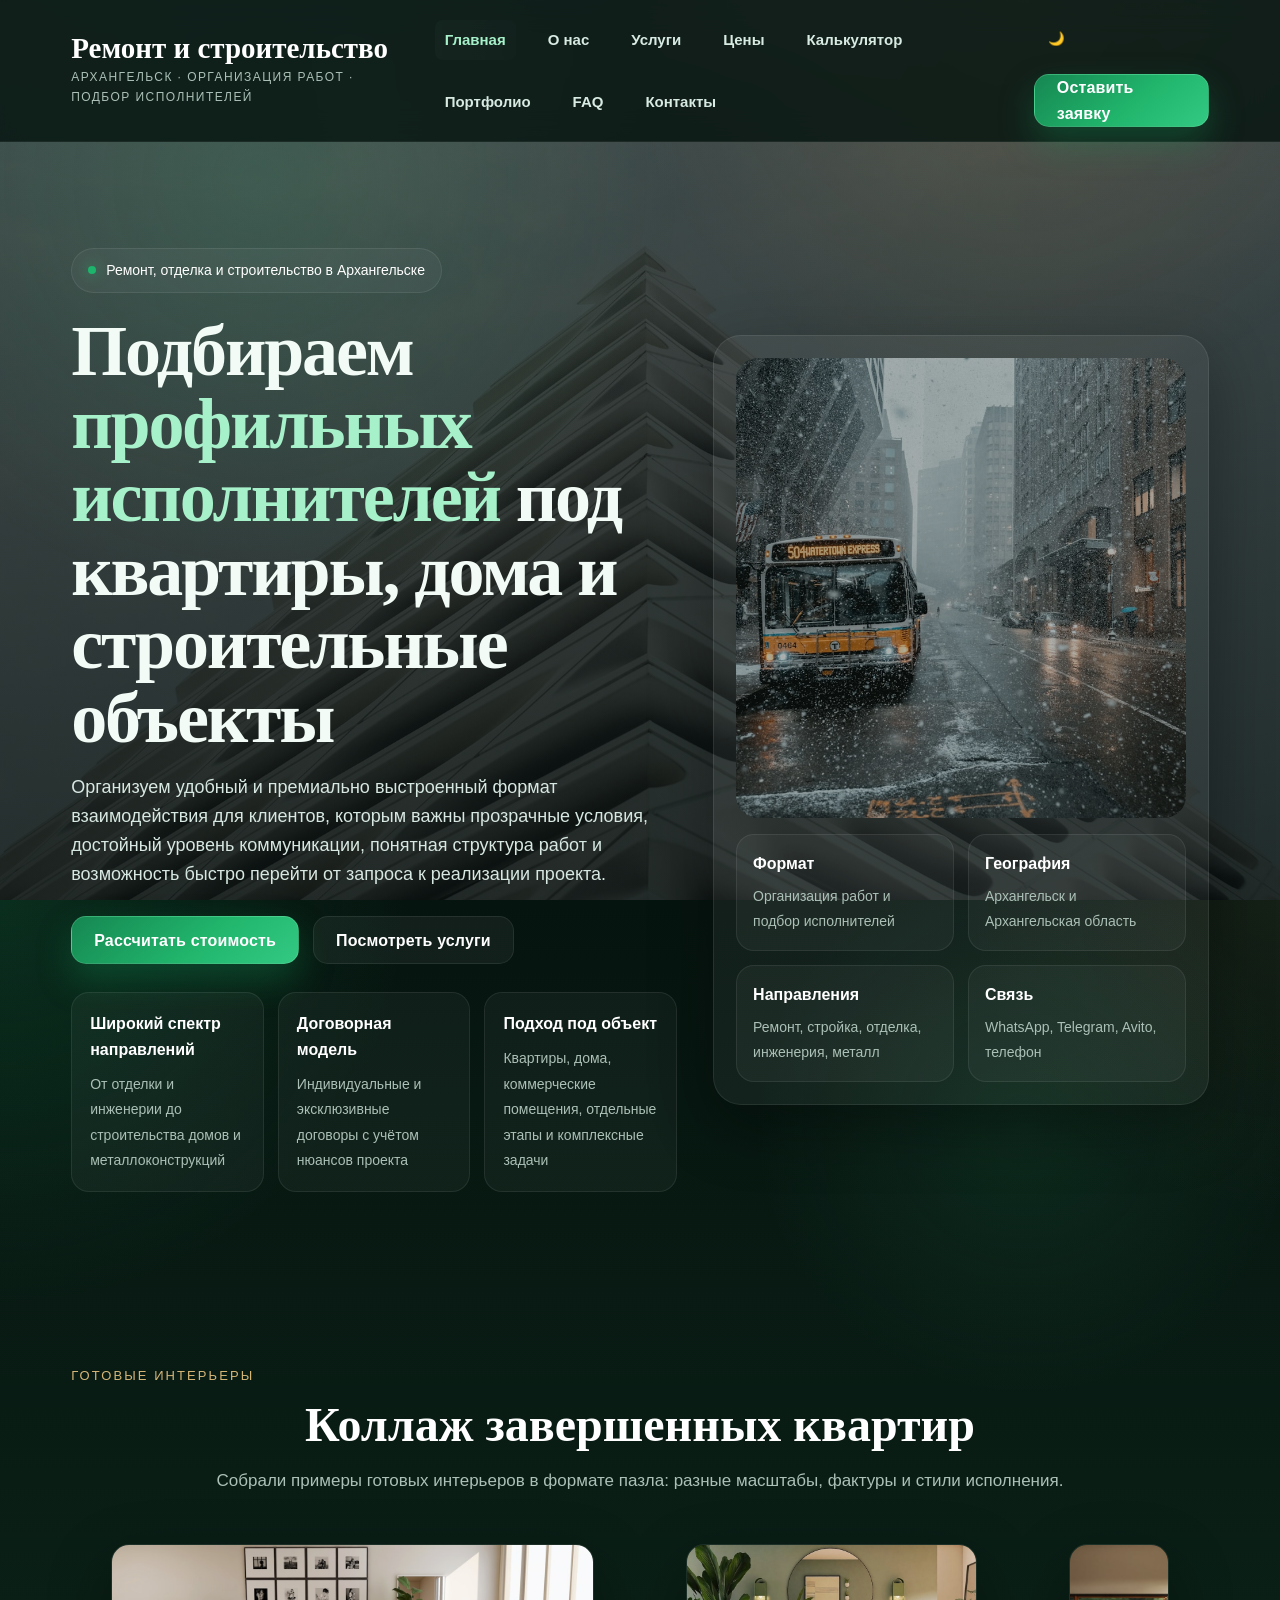
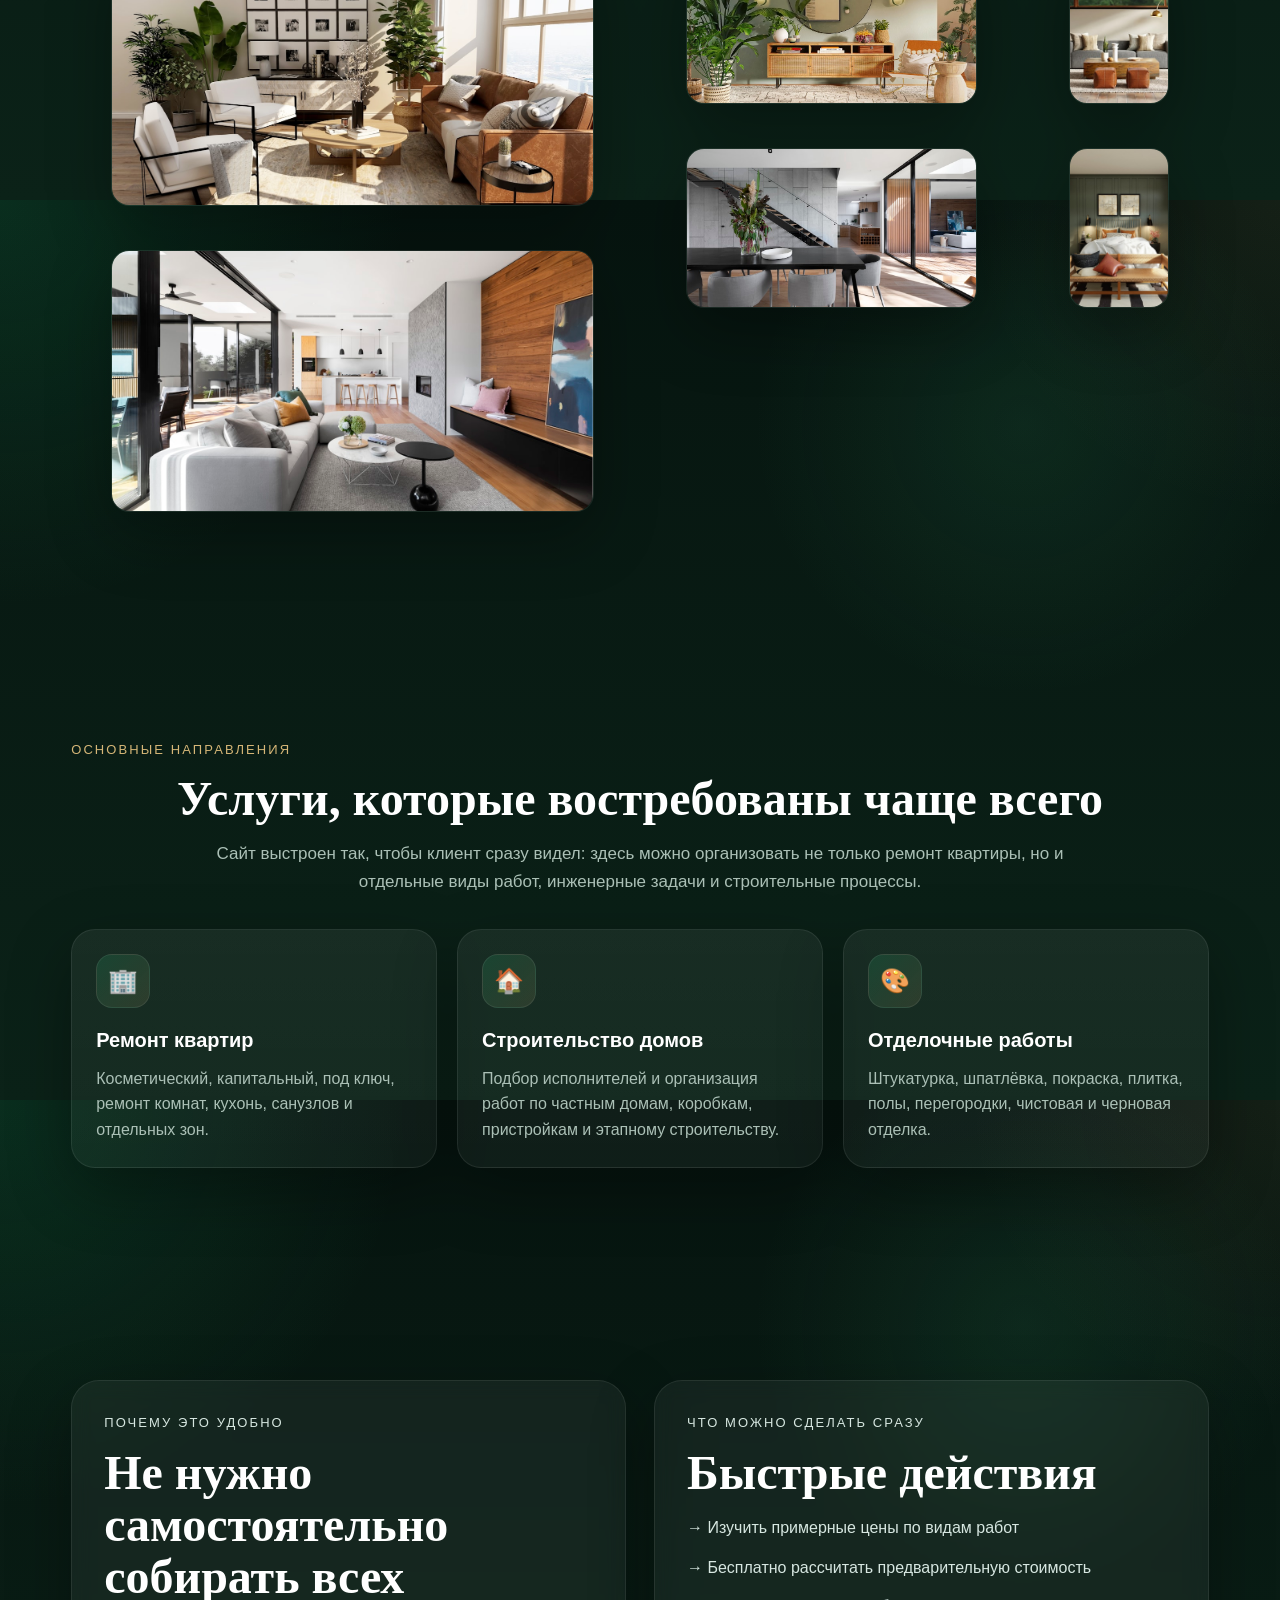
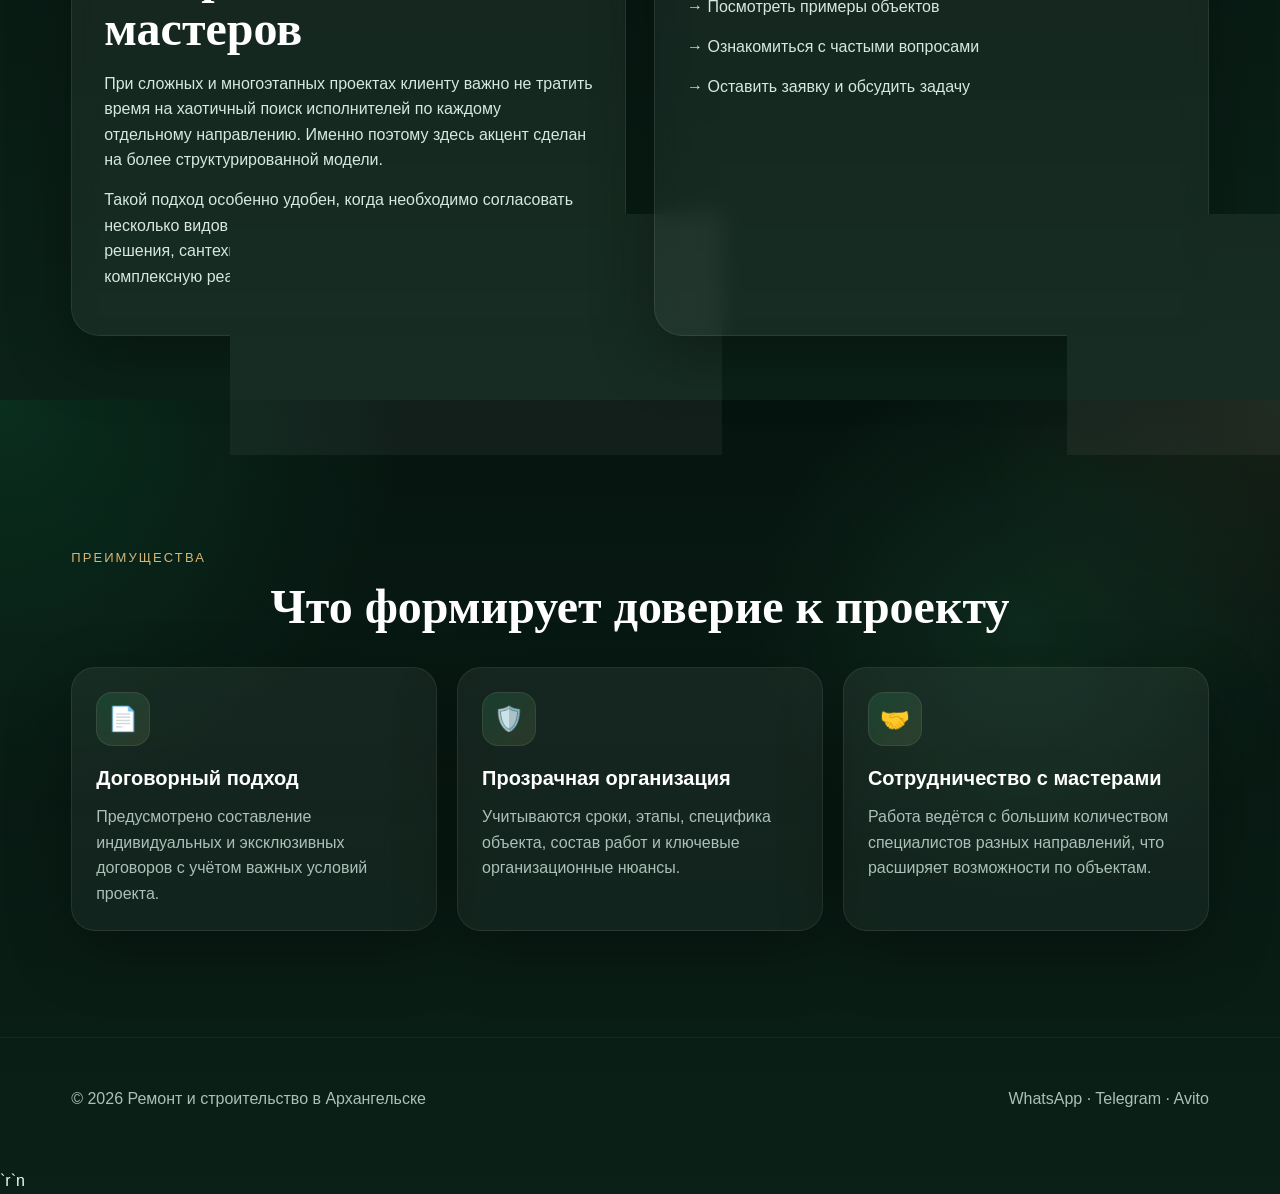
<file: index.html>
<!DOCTYPE html>
<html lang="ru">
<head>
  <meta charset="UTF-8" />
  <meta name="viewport" content="width=device-width, initial-scale=1.0" />
  <title>Ремонт и строительство в Архангельске</title>
  <meta name="description" content="Ремонт квартир, строительство домов и отделочные работы в Архангельске — подбор мастеров и организация работ." />
  <meta name="keywords" content="ремонт, строительство, Архангельск, плитка, штукатурка, покраска, электрика, сантехника" />
  <meta name="theme-color" content="#0f1724" />
  <meta property="og:type" content="website" />
  <meta property="og:site_name" content="Ремонт и строительство — Архангельск" />
  <meta property="og:title" content="Ремонт и строительство в Архангельске" />
  <meta property="og:description" content="Подбор профильных исполнителей и организация ремонтных и строительных работ." />
  <meta property="og:image" content="/media/images/puzzle-1.jpg" />
  <link rel="icon" href="/favicon.ico" />
  <link rel="apple-touch-icon" sizes="180x180" href="/media/images/puzzle-1.jpg" />
  <link rel="manifest" href="/manifest.json" />
  <link rel="preconnect" href="https://fonts.googleapis.com">
  <link rel="preconnect" href="https://fonts.gstatic.com" crossorigin>
  <link href="https://fonts.googleapis.com/css2?family=Inter:wght@300;400;600;700;800&family=Roboto:wght@300;400;500;700&display=swap" rel="stylesheet">
  <link rel="stylesheet" href="style.css" />
</head>
<body>
  <header class="header">
    <div class="container header__wrap">
      <a href="index.html" class="logo">
        <span class="logo__title">Ремонт и строительство</span>
        <span class="logo__subtitle">Архангельск · организация работ · подбор исполнителей</span>
      </a>

      <nav class="nav">
        <a href="index.html" class="active">Главная</a>
        <a href="about.html">О нас</a>
        <a href="services.html">Услуги</a>
        <a href="prices.html">Цены</a>
        <a href="calculator.html">Калькулятор</a>
        <a href="portfolio.html">Портфолио</a>
        <a href="faq.html">FAQ</a>
        <a href="contacts.html">Контакты</a>
      </nav>

      <div class="header__actions">
        <button id="themeToggle" class="btn theme-toggle" aria-label="Переключить тему">🌙</button>
        <a class="btn btn--ghost" href="https://t.me/step1by2step" target="_blank">Telegram</a>
        <a class="btn btn--ghost" href="https://www.avito.ru/user/80214eb8ff2f3f8321bce6906f36ad31/profile/all/predlozheniya_uslug?page_from=from_u2u_messenger&src=messenger&sellerId=80214eb8ff2f3f8321bce6906f36ad31" target="_blank">Avito</a>
        <a class="btn btn--primary" href="contacts.html">Оставить заявку</a>
      </div>
    </div>
  </header>

  <section class="hero">
    <div class="container hero__grid">
      <div>
        <div class="badge">Ремонт, отделка и строительство в Архангельске</div>
        <h1>Подбираем <span>профильных исполнителей</span> под квартиры, дома и строительные объекты</h1>
        <p>
          Организуем удобный и премиально выстроенный формат взаимодействия для клиентов,
          которым важны прозрачные условия, достойный уровень коммуникации, понятная структура
          работ и возможность быстро перейти от запроса к реализации проекта.
        </p>

        <div class="hero__buttons">
          <a href="calculator.html" class="btn btn--primary">Рассчитать стоимость</a>
          <a href="services.html" class="btn btn--ghost">Посмотреть услуги</a>
        </div>

        <div class="hero__points">
          <div class="point">
            <strong>Широкий спектр направлений</strong>
            <span>От отделки и инженерии до строительства домов и металлоконструкций</span>
          </div>
          <div class="point">
            <strong>Договорная модель</strong>
            <span>Индивидуальные и эксклюзивные договоры с учётом нюансов проекта</span>
          </div>
          <div class="point">
            <strong>Подход под объект</strong>
            <span>Квартиры, дома, коммерческие помещения, отдельные этапы и комплексные задачи</span>
          </div>
        </div>
      </div>

      <div class="hero-card">
        <div class="hero-card__image"></div>
        <div class="hero-card__stats">
          <div class="stat">
            <strong>Формат</strong>
            <span>Организация работ и подбор исполнителей</span>
          </div>
          <div class="stat">
            <strong>География</strong>
            <span>Архангельск и Архангельская область</span>
          </div>
          <div class="stat">
            <strong>Направления</strong>
            <span>Ремонт, стройка, отделка, инженерия, металл</span>
          </div>
          <div class="stat">
            <strong>Связь</strong>
            <span>WhatsApp, Telegram, Avito, телефон</span>
          </div>
        </div>
      </div>
    </div>
  </section>

  <section class="section">
    <div class="container">
      <div class="section-head">
        <p class="section-label">Готовые интерьеры</p>
        <h2 class="section-title center">Коллаж завершенных квартир</h2>
        <p class="section-subtitle">Собрали примеры готовых интерьеров в формате пазла: разные масштабы, фактуры и стили исполнения.</p>
      </div>

      <div class="puzzle-grid">
        <figure class="puzzle-tile puzzle-tile--lg"><img src="media/images/puzzle-1.jpg" alt="Готовая квартира"></figure>
        <figure class="puzzle-tile puzzle-tile--md"><img src="media/images/puzzle-2.jpg" alt="Интерьер кухни"></figure>
        <figure class="puzzle-tile puzzle-tile--sm"><img src="media/images/puzzle-3.jpg" alt="Детали интерьера"></figure>
        <figure class="puzzle-tile puzzle-tile--md"><img src="media/images/puzzle-4.jpg" alt="Гостиная после ремонта"></figure>
        <figure class="puzzle-tile puzzle-tile--sm"><img src="media/images/puzzle-5.jpg" alt="Современная спальня"></figure>
        <figure class="puzzle-tile puzzle-tile--lg"><img src="media/images/puzzle-6.jpg" alt="Светлый интерьер"></figure>
      </div>
    </div>
  </section>

  <section class="section">
    <div class="container">
      <div class="section-head">
        <p class="section-label">Основные направления</p>
        <h2 class="section-title center">Услуги, которые востребованы чаще всего</h2>
        <p class="section-subtitle">
          Сайт выстроен так, чтобы клиент сразу видел: здесь можно организовать не только ремонт квартиры,
          но и отдельные виды работ, инженерные задачи и строительные процессы.
        </p>
      </div>

      <div class="cards cards--3">
        <div class="card">
          <div class="card__icon">🏢</div>
          <h3>Ремонт квартир</h3>
          <p>Косметический, капитальный, под ключ, ремонт комнат, кухонь, санузлов и отдельных зон.</p>
        </div>

        <div class="card">
          <div class="card__icon">🏠</div>
          <h3>Строительство домов</h3>
          <p>Подбор исполнителей и организация работ по частным домам, коробкам, пристройкам и этапному строительству.</p>
        </div>

        <div class="card">
          <div class="card__icon">🎨</div>
          <h3>Отделочные работы</h3>
          <p>Штукатурка, шпатлёвка, покраска, плитка, полы, перегородки, чистовая и черновая отделка.</p>
        </div>
      </div>
    </div>
  </section>

  <section class="section">
    <div class="container grid-2">
      <div class="glass text-box">
        <p class="section-label">Почему это удобно</p>
        <h2 class="section-title">Не нужно самостоятельно собирать всех мастеров</h2>
        <p>
          При сложных и многоэтапных проектах клиенту важно не тратить время на хаотичный поиск исполнителей
          по каждому отдельному направлению. Именно поэтому здесь акцент сделан на более структурированной модели.
        </p>
        <p>
          Такой подход особенно удобен, когда необходимо согласовать несколько видов работ:
          плитку, штукатурку, инженерные решения, сантехнику, электрику, покраску, строительство
          либо комплексную реализацию объекта.
        </p>
      </div>

      <div class="glass text-box">
        <p class="section-label">Что можно сделать сразу</p>
        <h2 class="section-title">Быстрые действия</h2>
        <p><a href="prices.html">→ Изучить примерные цены по видам работ</a></p>
        <p><a href="calculator.html">→ Бесплатно рассчитать предварительную стоимость</a></p>
        <p><a href="portfolio.html">→ Посмотреть примеры объектов</a></p>
        <p><a href="faq.html">→ Ознакомиться с частыми вопросами</a></p>
        <p><a href="contacts.html">→ Оставить заявку и обсудить задачу</a></p>
      </div>
    </div>
  </section>

  <section class="section">
    <div class="container">
      <div class="section-head">
        <p class="section-label">Преимущества</p>
        <h2 class="section-title center">Что формирует доверие к проекту</h2>
      </div>

      <div class="cards cards--3">
        <div class="card">
          <div class="card__icon">📄</div>
          <h3>Договорный подход</h3>
          <p>Предусмотрено составление индивидуальных и эксклюзивных договоров с учётом важных условий проекта.</p>
        </div>

        <div class="card">
          <div class="card__icon">🛡️</div>
          <h3>Прозрачная организация</h3>
          <p>Учитываются сроки, этапы, специфика объекта, состав работ и ключевые организационные нюансы.</p>
        </div>

        <div class="card">
          <div class="card__icon">🤝</div>
          <h3>Сотрудничество с мастерами</h3>
          <p>Работа ведётся с большим количеством специалистов разных направлений, что расширяет возможности по объектам.</p>
        </div>
      </div>
    </div>
  </section>

  <footer class="footer">
    <div class="container footer__wrap">
      <span>© 2026 Ремонт и строительство в Архангельске</span>
      <span>WhatsApp · Telegram · Avito</span>
    </div>
  </footer>
  <script src="script.js"></script>`r`n</body>
</html>
</file>
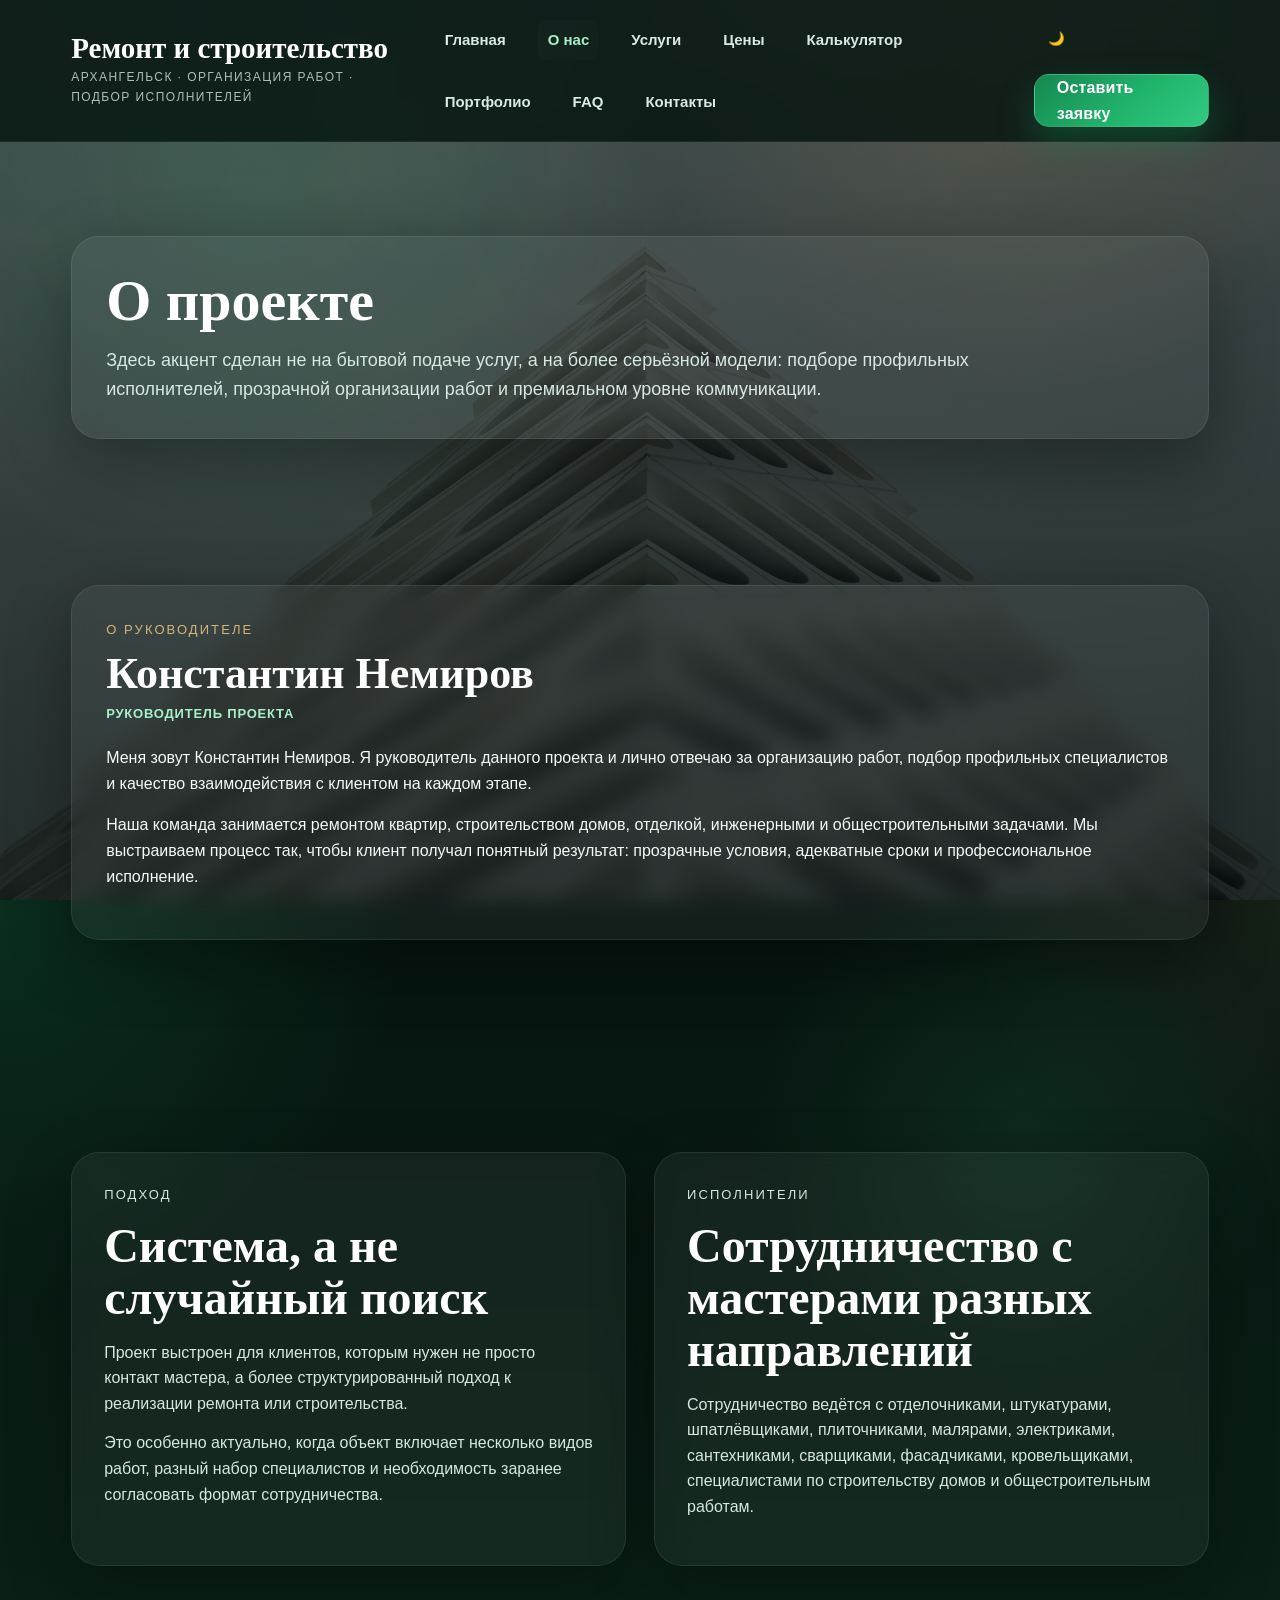
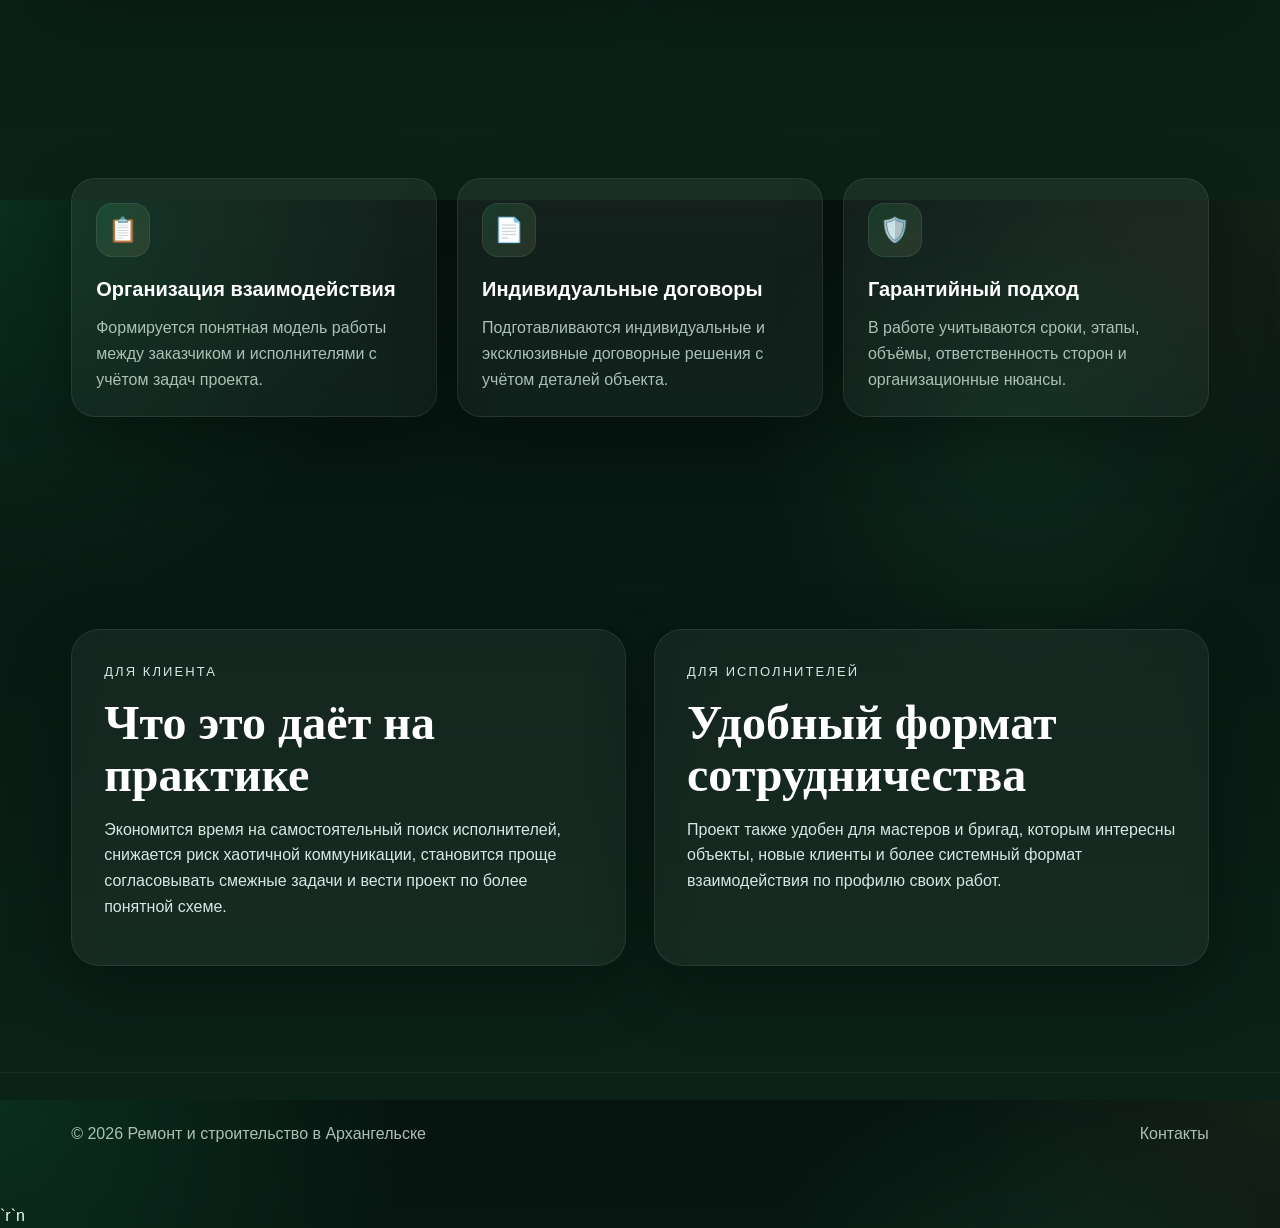
<file: about.html>
<!DOCTYPE html>
<html lang="ru">
<head>
  <meta charset="UTF-8" />
  <meta name="viewport" content="width=device-width, initial-scale=1.0" />
  <title>О нас — Ремонт и строительство в Архангельске</title>
  <meta name="description" content="О проекте: подбор мастеров, организация работ и защита интересов заказчика в Архангельске." />
  <meta name="theme-color" content="#0f1724" />
  <link rel="icon" href="/favicon.ico" />
  <link rel="preconnect" href="https://fonts.googleapis.com">
  <link rel="preconnect" href="https://fonts.gstatic.com" crossorigin>
  <link href="https://fonts.googleapis.com/css2?family=Inter:wght@300;400;600;700;800&family=Roboto:wght@300;400;500;700&display=swap" rel="stylesheet">
  <link rel="stylesheet" href="style.css" />
</head>
<body>
  <header class="header">
    <div class="container header__wrap">
      <a href="index.html" class="logo">
        <span class="logo__title">Ремонт и строительство</span>
        <span class="logo__subtitle">Архангельск · организация работ · подбор исполнителей</span>
      </a>

      <nav class="nav">
        <a href="index.html">Главная</a>
        <a href="about.html" class="active">О нас</a>
        <a href="services.html">Услуги</a>
        <a href="prices.html">Цены</a>
        <a href="calculator.html">Калькулятор</a>
        <a href="portfolio.html">Портфолио</a>
        <a href="faq.html">FAQ</a>
        <a href="contacts.html">Контакты</a>
      </nav>

      <div class="header__actions">
        <button id="themeToggle" class="btn theme-toggle" aria-label="Переключить тему">🌙</button>
        <a class="btn btn--ghost" href="https://t.me/step1by2step" target="_blank">Telegram</a>
        <a class="btn btn--primary" href="contacts.html">Оставить заявку</a>
      </div>
    </div>
  </header>

  <section class="page-hero">
    <div class="container">
      <div class="page-hero__box">
        <h1>О проекте</h1>
        <p>
          Здесь акцент сделан не на бытовой подаче услуг, а на более серьёзной модели:
          подборе профильных исполнителей, прозрачной организации работ и премиальном уровне коммуникации.
        </p>
      </div>
    </div>
  </section>

  <section class="section">
    <div class="container">
      <div class="glass founder-card">
        <p class="section-label">О руководителе</p>
        <h2 class="section-title founder-name">Константин Немиров</h2>
        <p class="founder-role">Руководитель проекта</p>
        <p>
          Меня зовут Константин Немиров. Я руководитель данного проекта и лично отвечаю за организацию работ,
          подбор профильных специалистов и качество взаимодействия с клиентом на каждом этапе.
        </p>
        <p>
          Наша команда занимается ремонтом квартир, строительством домов, отделкой, инженерными и общестроительными
          задачами. Мы выстраиваем процесс так, чтобы клиент получал понятный результат: прозрачные условия,
          адекватные сроки и профессиональное исполнение.
        </p>
      </div>
    </div>
  </section>

  <section class="section">
    <div class="container grid-2">
      <div class="glass text-box">
        <p class="section-label">Подход</p>
        <h2 class="section-title">Система, а не случайный поиск</h2>
        <p>
          Проект выстроен для клиентов, которым нужен не просто контакт мастера,
          а более структурированный подход к реализации ремонта или строительства.
        </p>
        <p>
          Это особенно актуально, когда объект включает несколько видов работ,
          разный набор специалистов и необходимость заранее согласовать формат сотрудничества.
        </p>
      </div>

      <div class="glass text-box">
        <p class="section-label">Исполнители</p>
        <h2 class="section-title">Сотрудничество с мастерами разных направлений</h2>
        <p>
          Сотрудничество ведётся с отделочниками, штукатурами, шпатлёвщиками, плиточниками,
          малярами, электриками, сантехниками, сварщиками, фасадчиками, кровельщиками,
          специалистами по строительству домов и общестроительным работам.
        </p>
      </div>
    </div>
  </section>

  <section class="section">
    <div class="container cards cards--3">
      <div class="card">
        <div class="card__icon">📋</div>
        <h3>Организация взаимодействия</h3>
        <p>Формируется понятная модель работы между заказчиком и исполнителями с учётом задач проекта.</p>
      </div>

      <div class="card">
        <div class="card__icon">📄</div>
        <h3>Индивидуальные договоры</h3>
        <p>Подготавливаются индивидуальные и эксклюзивные договорные решения с учётом деталей объекта.</p>
      </div>

      <div class="card">
        <div class="card__icon">🛡️</div>
        <h3>Гарантийный подход</h3>
        <p>В работе учитываются сроки, этапы, объёмы, ответственность сторон и организационные нюансы.</p>
      </div>
    </div>
  </section>

  <section class="section">
    <div class="container grid-2">
      <div class="glass text-box">
        <p class="section-label">Для клиента</p>
        <h2 class="section-title">Что это даёт на практике</h2>
        <p>
          Экономится время на самостоятельный поиск исполнителей, снижается риск хаотичной коммуникации,
          становится проще согласовывать смежные задачи и вести проект по более понятной схеме.
        </p>
      </div>

      <div class="glass text-box">
        <p class="section-label">Для исполнителей</p>
        <h2 class="section-title">Удобный формат сотрудничества</h2>
        <p>
          Проект также удобен для мастеров и бригад, которым интересны объекты, новые клиенты
          и более системный формат взаимодействия по профилю своих работ.
        </p>
      </div>
    </div>
  </section>

  <footer class="footer">
    <div class="container footer__wrap">
      <span>© 2026 Ремонт и строительство в Архангельске</span>
      <span><a href="contacts.html">Контакты</a></span>
    </div>
  </footer>
  <script src="script.js"></script>`r`n</body>
</html>
</file>
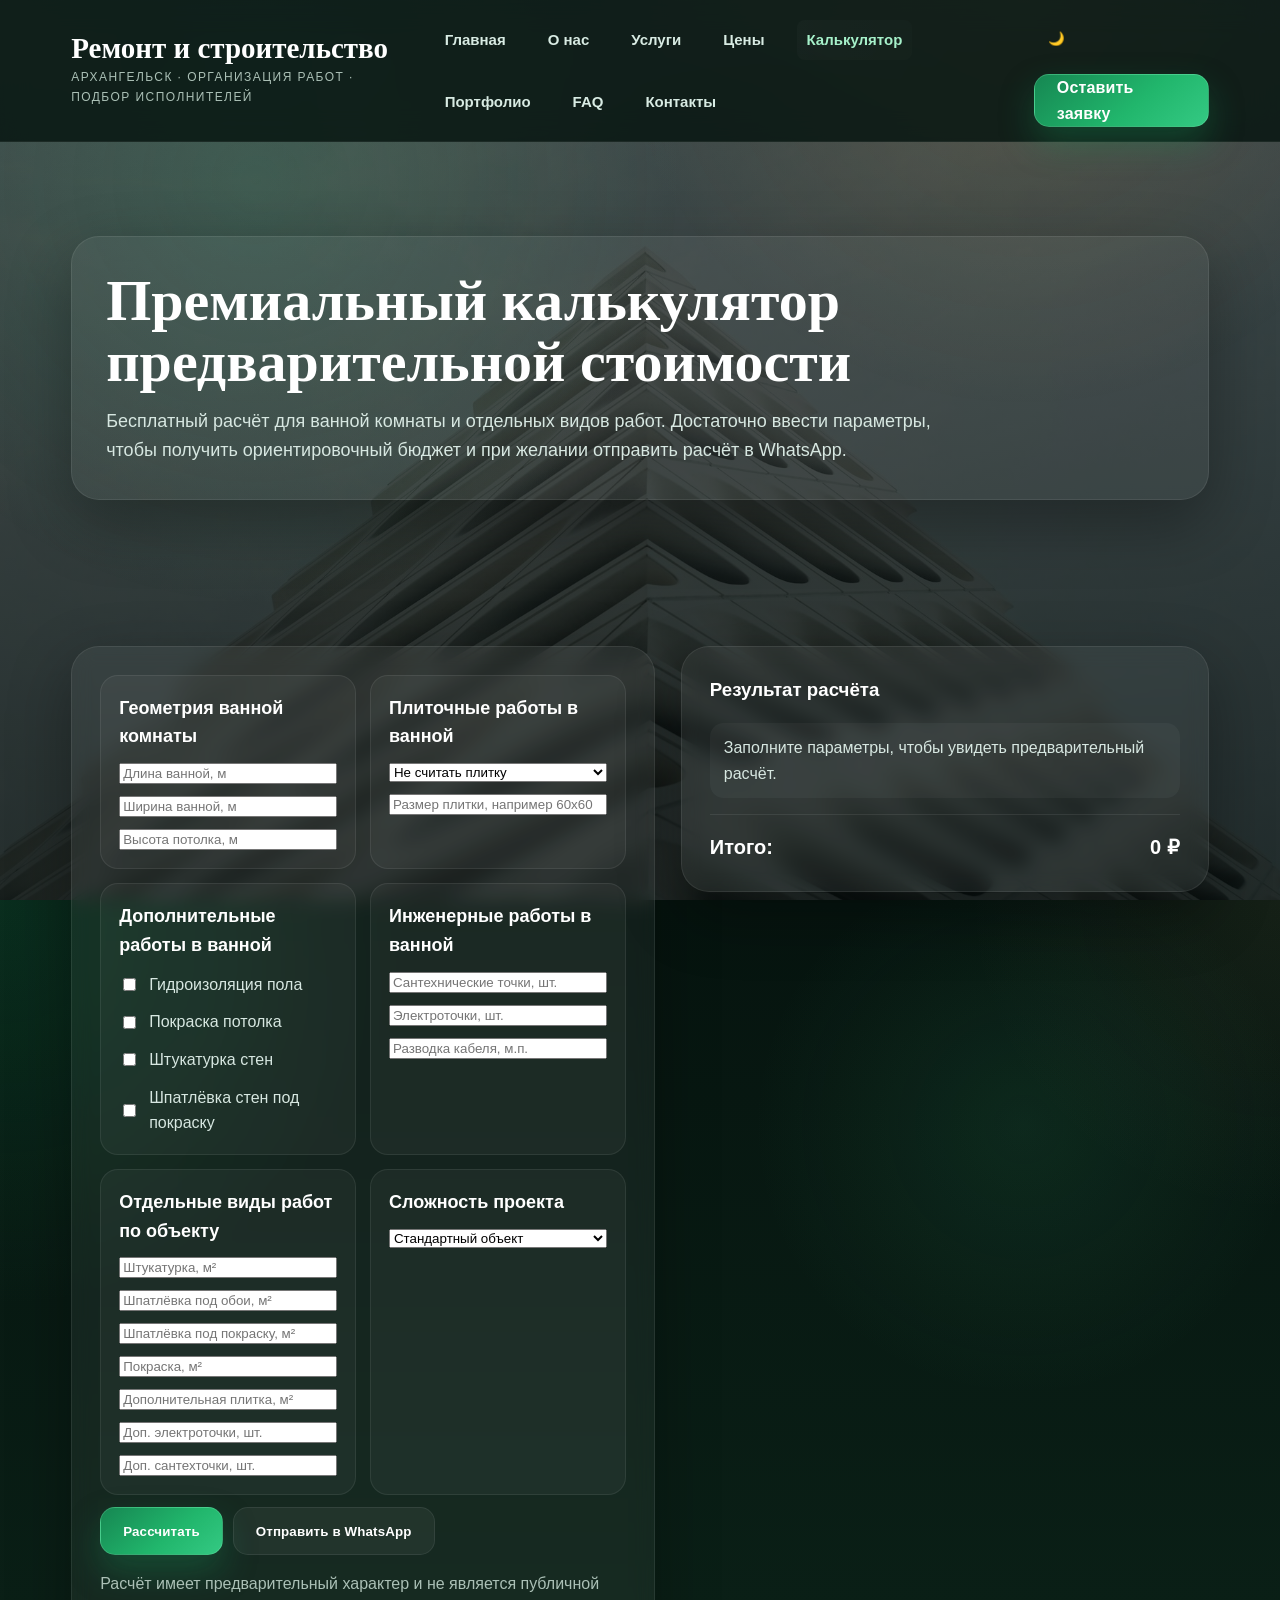
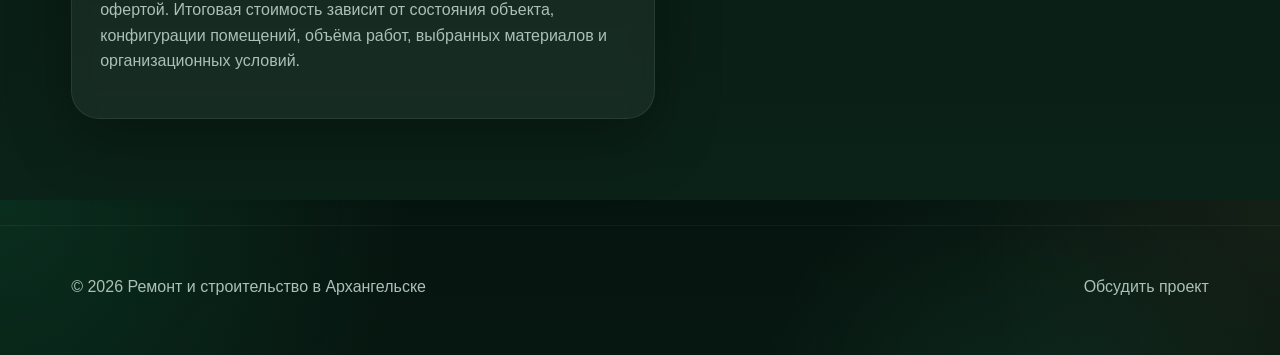
<file: calculator.html>
<!DOCTYPE html>
<html lang="ru">
<head>
  <meta charset="UTF-8" />
  <meta name="viewport" content="width=device-width, initial-scale=1.0" />
  <title>Калькулятор стоимости — Ремонт и строительство в Архангельске</title>
  <meta name="description" content="Онлайн-калькулятор ремонта ванной комнаты и отдельных видов работ в Архангельске." />
  <meta name="theme-color" content="#0f1724" />
  <meta property="og:title" content="Калькулятор стоимости — Ремонт и строительство" />
  <link rel="icon" href="/favicon.ico" />
  <link rel="preconnect" href="https://fonts.googleapis.com">
  <link rel="preconnect" href="https://fonts.gstatic.com" crossorigin>
  <link href="https://fonts.googleapis.com/css2?family=Inter:wght@300;400;600;700;800&family=Roboto:wght@300;400;500;700&display=swap" rel="stylesheet">
  <link rel="stylesheet" href="style.css" />
</head>
<body>
  <header class="header">
    <div class="container header__wrap">
      <a href="index.html" class="logo">
        <span class="logo__title">Ремонт и строительство</span>
        <span class="logo__subtitle">Архангельск · организация работ · подбор исполнителей</span>
      </a>

      <nav class="nav">
        <a href="index.html">Главная</a>
        <a href="about.html">О нас</a>
        <a href="services.html">Услуги</a>
        <a href="prices.html">Цены</a>
        <a href="calculator.html" class="active">Калькулятор</a>
        <a href="portfolio.html">Портфолио</a>
        <a href="faq.html">FAQ</a>
        <a href="contacts.html">Контакты</a>
      </nav>

      <div class="header__actions">
        <button id="themeToggle" class="btn theme-toggle" aria-label="Переключить тему">🌙</button>
        <a class="btn btn--ghost" href="https://t.me/step1by2step" target="_blank">Telegram</a>
        <a class="btn btn--primary" href="contacts.html">Оставить заявку</a>
      </div>
    </div>
  </header>

  <section class="page-hero">
    <div class="container">
      <div class="page-hero__box">
        <h1>Премиальный калькулятор предварительной стоимости</h1>
        <p>
          Бесплатный расчёт для ванной комнаты и отдельных видов работ.
          Достаточно ввести параметры, чтобы получить ориентировочный бюджет и при желании отправить расчёт в WhatsApp.
        </p>
      </div>
    </div>
  </section>

  <section class="section">
    <div class="container calc-layout">
      <div class="glass calc-box">
        <div class="calc-grid">
          <div class="calc-service">
            <h3>Геометрия ванной комнаты</h3>
            <div class="calc-service__fields">
              <input id="bathLength" type="number" step="0.1" min="0" placeholder="Длина ванной, м">
              <input id="bathWidth" type="number" step="0.1" min="0" placeholder="Ширина ванной, м">
              <input id="bathHeight" type="number" step="0.1" min="0" placeholder="Высота потолка, м">
            </div>
          </div>

          <div class="calc-service">
            <h3>Плиточные работы в ванной</h3>
            <div class="calc-service__fields">
              <select id="tileMode">
                <option value="none">Не считать плитку</option>
                <option value="floor">Только пол</option>
                <option value="floorwalls">Пол и стены</option>
              </select>
              <input id="tileSize" type="text" placeholder="Размер плитки, например 60x60">
            </div>
          </div>

          <div class="calc-service">
            <h3>Дополнительные работы в ванной</h3>
            <div class="calc-service__fields calc-checkboxes">
              <label><input type="checkbox" id="waterproofing"> Гидроизоляция пола</label>
              <label><input type="checkbox" id="ceilingPaint"> Покраска потолка</label>
              <label><input type="checkbox" id="wallPlaster"> Штукатурка стен</label>
              <label><input type="checkbox" id="wallPuttyPaint"> Шпатлёвка стен под покраску</label>
            </div>
          </div>

          <div class="calc-service">
            <h3>Инженерные работы в ванной</h3>
            <div class="calc-service__fields">
              <input id="bathPlumbingPoints" type="number" min="0" placeholder="Сантехнические точки, шт.">
              <input id="bathElectricPoints" type="number" min="0" placeholder="Электроточки, шт.">
              <input id="cableLength" type="number" step="0.1" min="0" placeholder="Разводка кабеля, м.п.">
            </div>
          </div>

          <div class="calc-service">
            <h3>Отдельные виды работ по объекту</h3>
            <div class="calc-service__fields">
              <input id="plasterArea" type="number" step="0.1" min="0" placeholder="Штукатурка, м²">
              <input id="puttyWallpaperArea" type="number" step="0.1" min="0" placeholder="Шпатлёвка под обои, м²">
              <input id="puttyPaintArea" type="number" step="0.1" min="0" placeholder="Шпатлёвка под покраску, м²">
              <input id="paintArea" type="number" step="0.1" min="0" placeholder="Покраска, м²">
              <input id="tileArea" type="number" step="0.1" min="0" placeholder="Дополнительная плитка, м²">
              <input id="electricPoints" type="number" min="0" placeholder="Доп. электроточки, шт.">
              <input id="plumbingPoints" type="number" min="0" placeholder="Доп. сантехточки, шт.">
            </div>
          </div>

          <div class="calc-service">
            <h3>Сложность проекта</h3>
            <div class="calc-service__fields">
              <select id="complexity">
                <option value="1">Стандартный объект</option>
                <option value="1.1">Повышенная сложность</option>
                <option value="1.2">Сложный объект</option>
                <option value="1.3">Высокая сложность</option>
              </select>
            </div>
          </div>
        </div>

        <div class="calc-actions">
          <button id="calcBtn" class="btn btn--primary" type="button">Рассчитать</button>
          <button id="sendCalcBtn" class="btn btn--ghost" type="button">Отправить в WhatsApp</button>
        </div>

        <p class="note">
          Расчёт имеет предварительный характер и не является публичной офертой.
          Итоговая стоимость зависит от состояния объекта, конфигурации помещений, объёма работ,
          выбранных материалов и организационных условий.
        </p>
      </div>

      <div class="glass calc-result">
        <h3>Результат расчёта</h3>
        <div id="calcResultList" class="calc-result-list">
          <div class="calc-result-item">Заполните параметры, чтобы увидеть предварительный расчёт.</div>
        </div>
        <div class="calc-total">
          <span>Итого:</span>
          <strong id="calcTotal">0 ₽</strong>
        </div>
      </div>
    </div>
  </section>

  <footer class="footer">
    <div class="container footer__wrap">
      <span>© 2026 Ремонт и строительство в Архангельске</span>
      <span><a href="contacts.html">Обсудить проект</a></span>
    </div>
  </footer>

  <script src="script.js"></script>
</body>
</html>
</file>
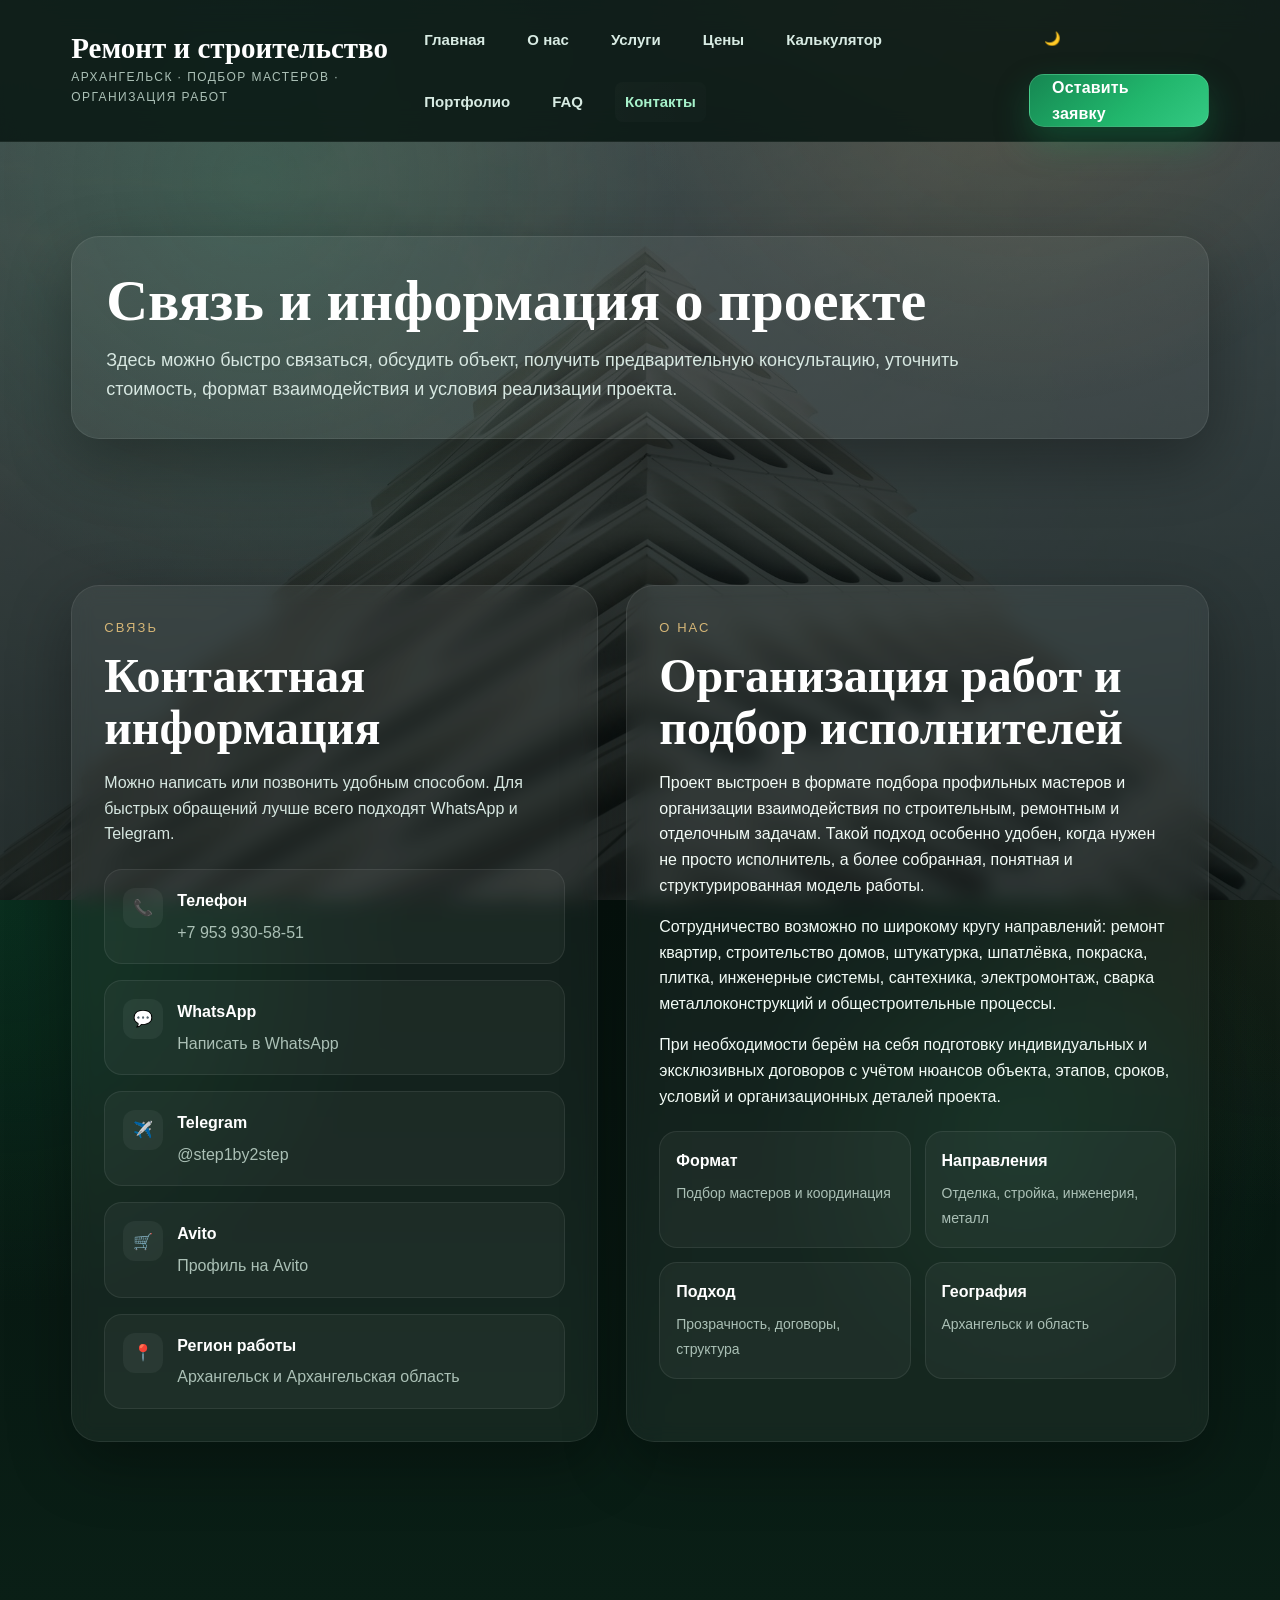
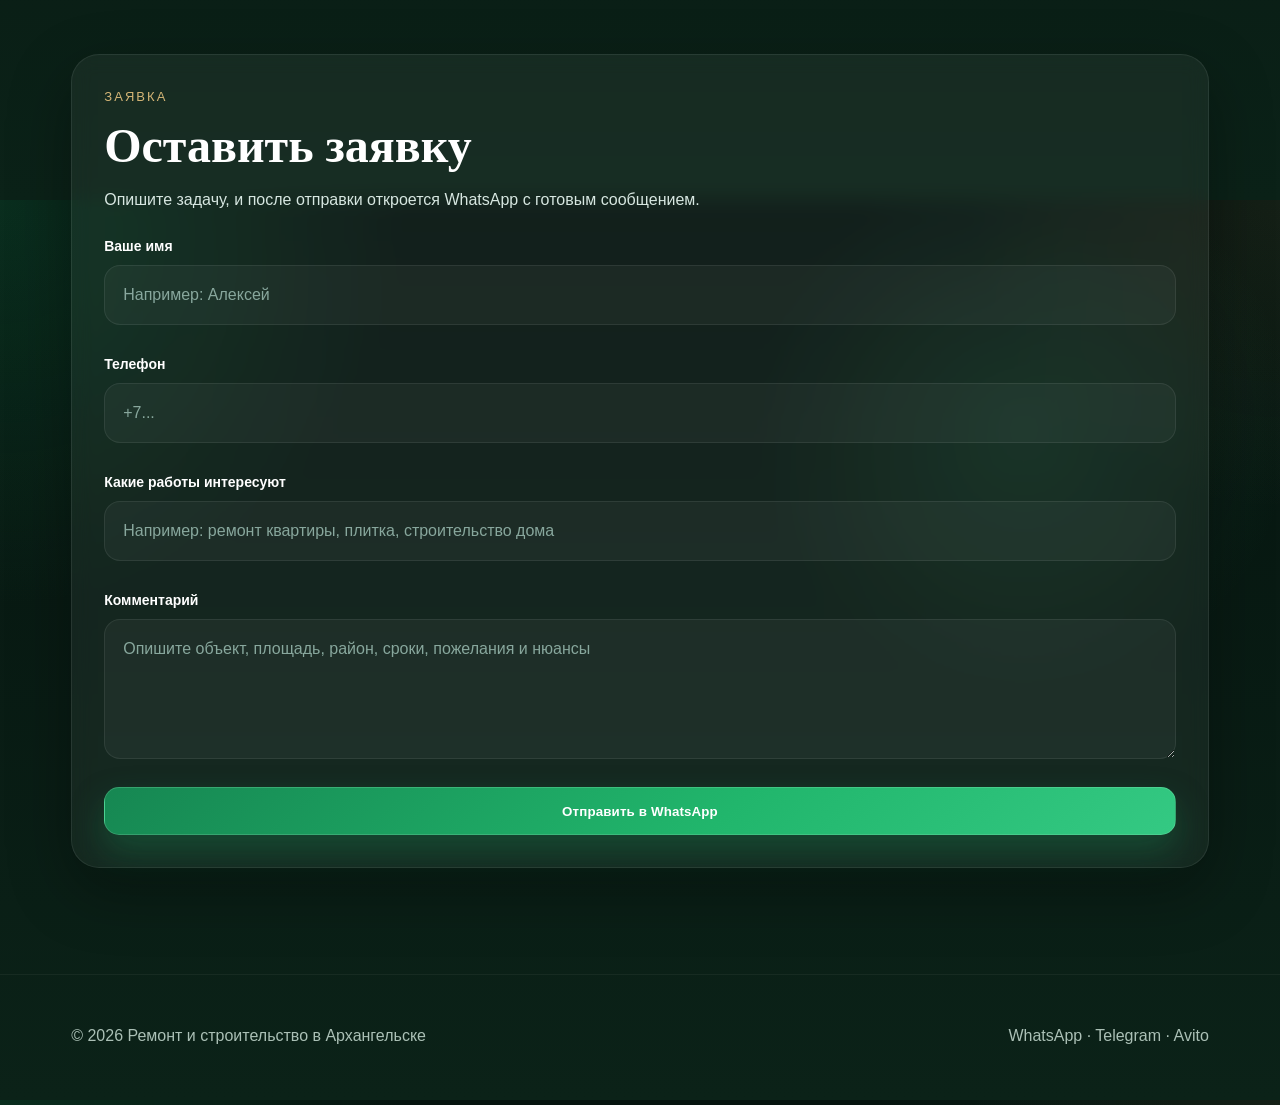
<file: contacts.html>
<!DOCTYPE html>
<html lang="ru">
<head>
  <meta charset="UTF-8" />
  <meta name="viewport" content="width=device-width, initial-scale=1.0" />
  <title>Контакты — Ремонт и строительство в Архангельске</title>
  <meta name="description" content="Контакты по ремонту, строительству и подбору мастеров в Архангельске. WhatsApp, Telegram, Avito, форма заявки." />
  <meta name="theme-color" content="#0f1724" />
  <link rel="icon" href="/favicon.ico" />
  <link rel="preconnect" href="https://fonts.googleapis.com">
  <link rel="preconnect" href="https://fonts.gstatic.com" crossorigin>
  <link href="https://fonts.googleapis.com/css2?family=Inter:wght@300;400;600;700;800&family=Roboto:wght@300;400;500;700&display=swap" rel="stylesheet">
  <link rel="stylesheet" href="style.css" />
</head>
<body>
  <header class="header">
    <div class="container header__wrap">
      <a href="index.html" class="logo">
        <span class="logo__title">Ремонт и строительство</span>
        <span class="logo__subtitle">Архангельск · подбор мастеров · организация работ</span>
      </a>

      <nav class="nav">
        <a href="index.html">Главная</a>
        <a href="about.html">О нас</a>
        <a href="services.html">Услуги</a>
        <a href="prices.html">Цены</a>
        <a href="calculator.html">Калькулятор</a>
        <a href="portfolio.html">Портфолио</a>
        <a href="faq.html">FAQ</a>
        <a href="contacts.html" class="active">Контакты</a>
      </nav>

      <div class="header__actions">
        <button id="themeToggle" class="btn theme-toggle" aria-label="Переключить тему">🌙</button>
        <a class="btn btn--ghost" href="https://t.me/step1by2step" target="_blank">Telegram</a>
        <a class="btn btn--ghost" href="https://www.avito.ru/user/80214eb8ff2f3f8321bce6906f36ad31/profile/all/predlozheniya_uslug?page_from=from_u2u_messenger&src=messenger&sellerId=80214eb8ff2f3f8321bce6906f36ad31" target="_blank">Avito</a>
        <a class="btn btn--primary" href="#form">Оставить заявку</a>
      </div>
    </div>
  </header>

  <section class="page-hero">
    <div class="container">
      <div class="page-hero__box">
        <h1>Связь и информация о проекте</h1>
        <p>
          Здесь можно быстро связаться, обсудить объект, получить предварительную консультацию,
          уточнить стоимость, формат взаимодействия и условия реализации проекта.
        </p>
      </div>
    </div>
  </section>

  <section class="section">
    <div class="container contact-block">
      <div class="glass contact-box">
        <p class="section-label">Связь</p>
        <h2 class="section-title">Контактная информация</h2>
        <p class="block-intro">
          Можно написать или позвонить удобным способом. Для быстрых обращений лучше всего подходят WhatsApp и Telegram.
        </p>

        <div class="contact-list">
          <div class="contact-item">
            <div class="contact-item__icon">📞</div>
            <div>
              <strong>Телефон</strong>
              <a href="tel:+79539305851">+7 953 930-58-51</a>
            </div>
          </div>

          <div class="contact-item">
            <div class="contact-item__icon">💬</div>
            <div>
              <strong>WhatsApp</strong>
              <a href="https://wa.me/79539305851" target="_blank">Написать в WhatsApp</a>
            </div>
          </div>

          <div class="contact-item">
            <div class="contact-item__icon">✈️</div>
            <div>
              <strong>Telegram</strong>
              <a href="https://t.me/step1by2step" target="_blank">@step1by2step</a>
            </div>
          </div>

          <div class="contact-item">
            <div class="contact-item__icon">🛒</div>
            <div>
              <strong>Avito</strong>
              <a href="https://www.avito.ru/user/80214eb8ff2f3f8321bce6906f36ad31/profile/all/predlozheniya_uslug?page_from=from_u2u_messenger&src=messenger&sellerId=80214eb8ff2f3f8321bce6906f36ad31" target="_blank">Профиль на Avito</a>
            </div>
          </div>

          <div class="contact-item">
            <div class="contact-item__icon">📍</div>
            <div>
              <strong>Регион работы</strong>
              <span>Архангельск и Архангельская область</span>
            </div>
          </div>
        </div>
      </div>

      <div class="glass about-box">
        <p class="section-label">О нас</p>
        <h2 class="section-title">Организация работ и подбор исполнителей</h2>
        <p>
          Проект выстроен в формате подбора профильных мастеров и организации взаимодействия по строительным,
          ремонтным и отделочным задачам. Такой подход особенно удобен, когда нужен не просто исполнитель,
          а более собранная, понятная и структурированная модель работы.
        </p>
        <p>
          Сотрудничество возможно по широкому кругу направлений: ремонт квартир, строительство домов,
          штукатурка, шпатлёвка, покраска, плитка, инженерные системы, сантехника, электромонтаж,
          сварка металлоконструкций и общестроительные процессы.
        </p>
        <p>
          При необходимости берём на себя подготовку индивидуальных и эксклюзивных договоров
          с учётом нюансов объекта, этапов, сроков, условий и организационных деталей проекта.
        </p>

        <div class="mini-info-grid">
          <div class="mini-info-card">
            <strong>Формат</strong>
            <span>Подбор мастеров и координация</span>
          </div>
          <div class="mini-info-card">
            <strong>Направления</strong>
            <span>Отделка, стройка, инженерия, металл</span>
          </div>
          <div class="mini-info-card">
            <strong>Подход</strong>
            <span>Прозрачность, договоры, структура</span>
          </div>
          <div class="mini-info-card">
            <strong>География</strong>
            <span>Архангельск и область</span>
          </div>
        </div>
      </div>
    </div>
  </section>

  <section class="section" id="form">
    <div class="container">
      <div class="glass form-box">
        <p class="section-label">Заявка</p>
        <h2 class="section-title">Оставить заявку</h2>
        <p class="block-intro">
          Опишите задачу, и после отправки откроется WhatsApp с готовым сообщением.
        </p>

        <form id="leadForm" class="form">
          <div class="form__group">
            <label for="name">Ваше имя</label>
            <input id="name" type="text" placeholder="Например: Алексей" required>
          </div>

          <div class="form__group">
            <label for="phone">Телефон</label>
            <input id="phone" type="tel" placeholder="+7..." required>
          </div>

          <div class="form__group">
            <label for="service">Какие работы интересуют</label>
            <input id="service" type="text" placeholder="Например: ремонт квартиры, плитка, строительство дома" required>
          </div>

          <div class="form__group">
            <label for="message">Комментарий</label>
            <textarea id="message" placeholder="Опишите объект, площадь, район, сроки, пожелания и нюансы"></textarea>
          </div>

          <button type="submit" class="btn btn--primary">Отправить в WhatsApp</button>
        </form>
      </div>
    </div>
  </section>

  <footer class="footer">
    <div class="container footer__wrap">
      <span>© 2026 Ремонт и строительство в Архангельске</span>
      <span>WhatsApp · Telegram · Avito</span>
    </div>
  </footer>

  <script src="script.js"></script>
</body>
</html>
</file>
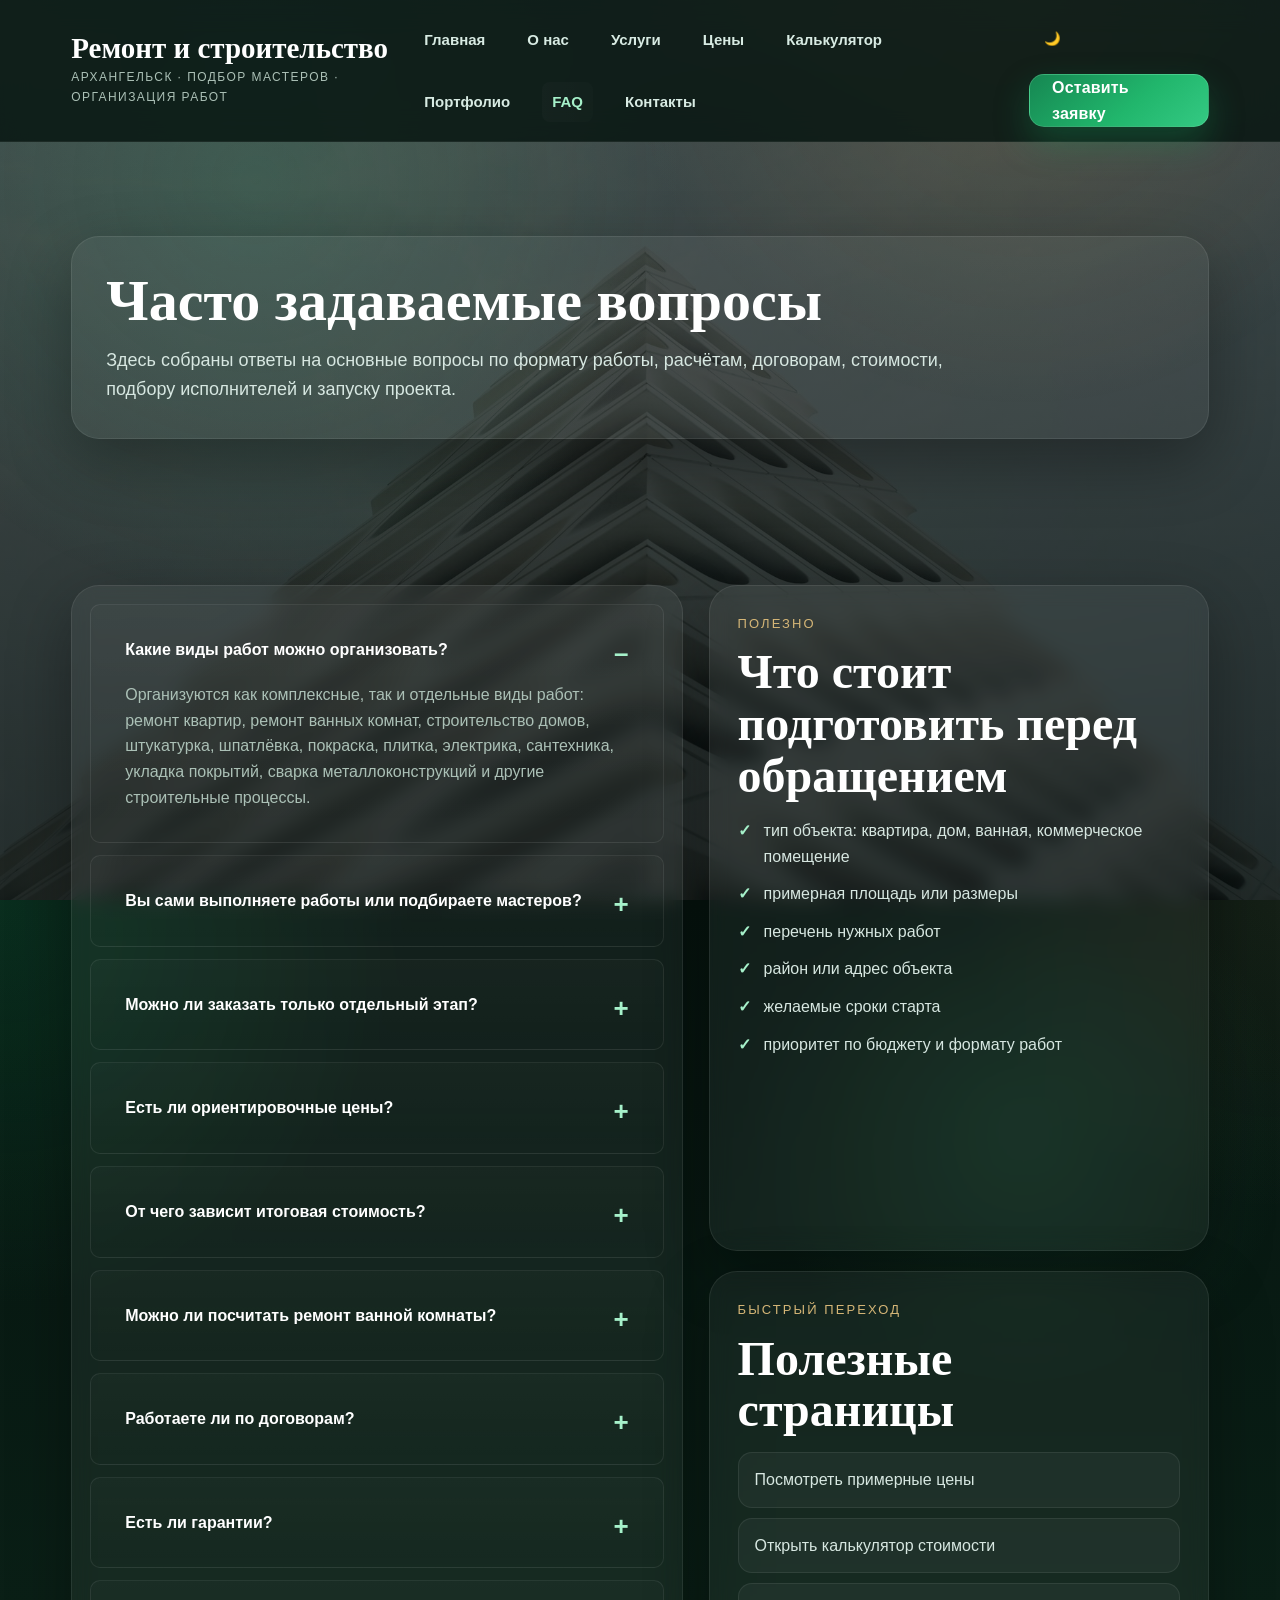
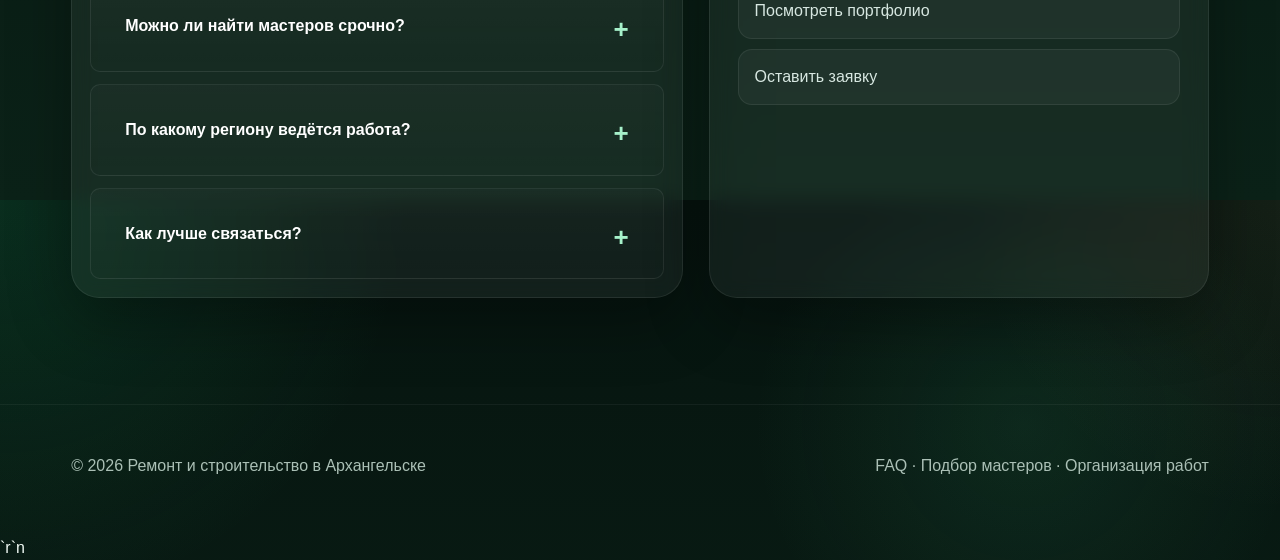
<file: faq.html>
<!DOCTYPE html>
<html lang="ru">
<head>
  <meta charset="UTF-8" />
  <meta name="viewport" content="width=device-width, initial-scale=1.0" />
  <title>FAQ — Ремонт и строительство в Архангельске</title>
  <meta name="description" content="Часто задаваемые вопросы по ремонту, строительству, подбору мастеров, расчёту стоимости и условиям работы в Архангельске." />
  <meta name="theme-color" content="#0f1724" />
  <link rel="icon" href="/favicon.ico" />
  <link rel="preconnect" href="https://fonts.googleapis.com">
  <link rel="preconnect" href="https://fonts.gstatic.com" crossorigin>
  <link href="https://fonts.googleapis.com/css2?family=Inter:wght@300;400;600;700;800&family=Roboto:wght@300;400;500;700&display=swap" rel="stylesheet">
  <link rel="stylesheet" href="style.css" />
</head>
<body>
  <header class="header">
    <div class="container header__wrap">
      <a href="index.html" class="logo">
        <span class="logo__title">Ремонт и строительство</span>
        <span class="logo__subtitle">Архангельск · подбор мастеров · организация работ</span>
      </a>

      <nav class="nav">
        <a href="index.html">Главная</a>
        <a href="about.html">О нас</a>
        <a href="services.html">Услуги</a>
        <a href="prices.html">Цены</a>
        <a href="calculator.html">Калькулятор</a>
        <a href="portfolio.html">Портфолио</a>
        <a href="faq.html" class="active">FAQ</a>
        <a href="contacts.html">Контакты</a>
      </nav>

      <div class="header__actions">
        <button id="themeToggle" class="btn theme-toggle" aria-label="Переключить тему">🌙</button>
        <a class="btn btn--ghost" href="https://t.me/step1by2step" target="_blank">Telegram</a>
        <a class="btn btn--primary" href="contacts.html">Оставить заявку</a>
      </div>
    </div>
  </header>

  <section class="page-hero">
    <div class="container">
      <div class="page-hero__box">
        <h1>Часто задаваемые вопросы</h1>
        <p>
          Здесь собраны ответы на основные вопросы по формату работы, расчётам, договорам,
          стоимости, подбору исполнителей и запуску проекта.
        </p>
      </div>
    </div>
  </section>

  <section class="section">
    <div class="container faq-page">
      <div class="faq-list glass">
        <details class="faq-item" open>
          <summary>Какие виды работ можно организовать?</summary>
          <div class="faq-answer">
            Организуются как комплексные, так и отдельные виды работ: ремонт квартир, ремонт ванных комнат,
            строительство домов, штукатурка, шпатлёвка, покраска, плитка, электрика, сантехника,
            укладка покрытий, сварка металлоконструкций и другие строительные процессы.
          </div>
        </details>

        <details class="faq-item">
          <summary>Вы сами выполняете работы или подбираете мастеров?</summary>
          <div class="faq-answer">
            Основной формат — подбор профильных исполнителей и организация взаимодействия.
            Такой подход удобен, когда проект требует участия специалистов разных направлений
            и более структурированного формата работы.
          </div>
        </details>

        <details class="faq-item">
          <summary>Можно ли заказать только отдельный этап?</summary>
          <div class="faq-answer">
            Да. Можно организовать как комплексный проект, так и отдельные виды работ:
            например, только штукатурку, только плитку, только электрику или только сантехнику.
          </div>
        </details>

        <details class="faq-item">
          <summary>Есть ли ориентировочные цены?</summary>
          <div class="faq-answer">
            Да. На сайте есть страница с примерными расценками и отдельный онлайн-калькулятор,
            где можно получить предварительный расчёт по основным видам работ.
          </div>
        </details>

        <details class="faq-item">
          <summary>От чего зависит итоговая стоимость?</summary>
          <div class="faq-answer">
            От площади, объёма, сложности, технического состояния объекта, сроков,
            конструктивных особенностей, материалов и набора необходимых работ.
          </div>
        </details>

        <details class="faq-item">
          <summary>Можно ли посчитать ремонт ванной комнаты?</summary>
          <div class="faq-answer">
            Да. В калькуляторе предусмотрен более детальный расчёт для ванной:
            длина, ширина, высота, плитка на пол и стены, гидроизоляция, покраска потолка,
            сантехнические точки, электроточки и разводка кабеля.
          </div>
        </details>

        <details class="faq-item">
          <summary>Работаете ли по договорам?</summary>
          <div class="faq-answer">
            Да. Предусмотрен формат подготовки индивидуальных и эксклюзивных договоров с учётом
            особенностей объекта, этапов проекта, сроков, стоимости и других организационных нюансов.
          </div>
        </details>

        <details class="faq-item">
          <summary>Есть ли гарантии?</summary>
          <div class="faq-answer">
            В основе работы — прозрачный подход, понятная структура взаимодействия, предварительное согласование
            ключевых условий и внимание к деталям проекта. Это позволяет снизить количество спорных моментов
            и выстроить более надёжный формат сотрудничества.
          </div>
        </details>

        <details class="faq-item">
          <summary>Можно ли найти мастеров срочно?</summary>
          <div class="faq-answer">
            Да, если объект требует быстрого старта, это можно сразу указать в заявке.
            Срочность лучше обозначать заранее, чтобы подобрать подходящий формат взаимодействия.
          </div>
        </details>

        <details class="faq-item">
          <summary>По какому региону ведётся работа?</summary>
          <div class="faq-answer">
            Основной акцент — Архангельск и Архангельская область.
            Конкретные условия зависят от формата объекта и типа работ.
          </div>
        </details>

        <details class="faq-item">
          <summary>Как лучше связаться?</summary>
          <div class="faq-answer">
            Самые быстрые способы связи — WhatsApp и Telegram. Также доступен телефон и профиль на Avito.
          </div>
        </details>
      </div>

      <div class="faq-side">
        <div class="glass faq-side-box">
          <p class="section-label">Полезно</p>
          <h2 class="section-title">Что стоит подготовить перед обращением</h2>
          <ul class="check-list">
            <li>тип объекта: квартира, дом, ванная, коммерческое помещение</li>
            <li>примерная площадь или размеры</li>
            <li>перечень нужных работ</li>
            <li>район или адрес объекта</li>
            <li>желаемые сроки старта</li>
            <li>приоритет по бюджету и формату работ</li>
          </ul>
        </div>

        <div class="glass faq-side-box">
          <p class="section-label">Быстрый переход</p>
          <h2 class="section-title">Полезные страницы</h2>
          <div class="quick-links">
            <a href="prices.html">Посмотреть примерные цены</a>
            <a href="calculator.html">Открыть калькулятор стоимости</a>
            <a href="portfolio.html">Посмотреть портфолио</a>
            <a href="contacts.html">Оставить заявку</a>
          </div>
        </div>
      </div>
    </div>
  </section>

  <footer class="footer">
    <div class="container footer__wrap">
      <span>© 2026 Ремонт и строительство в Архангельске</span>
      <span>FAQ · Подбор мастеров · Организация работ</span>
    </div>
  </footer>
  <script src="script.js"></script>`r`n</body>
</html>
</file>
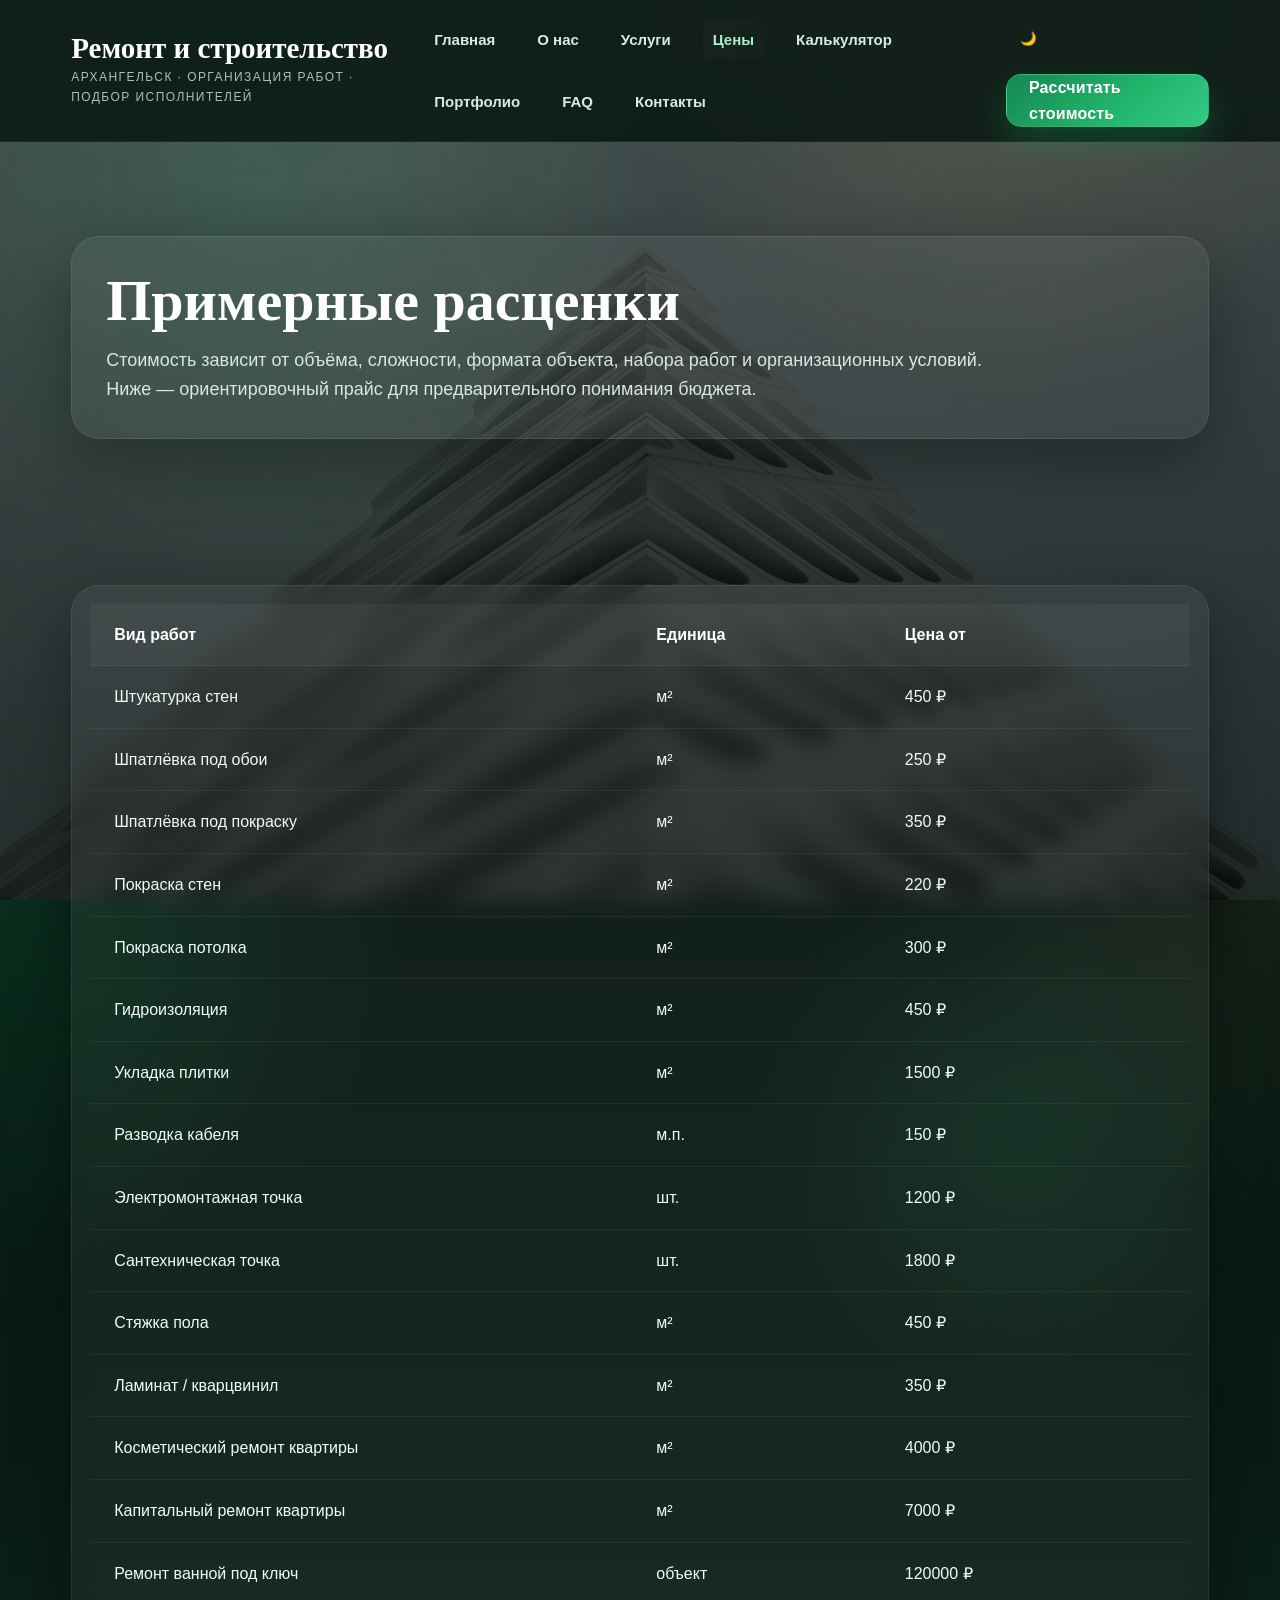
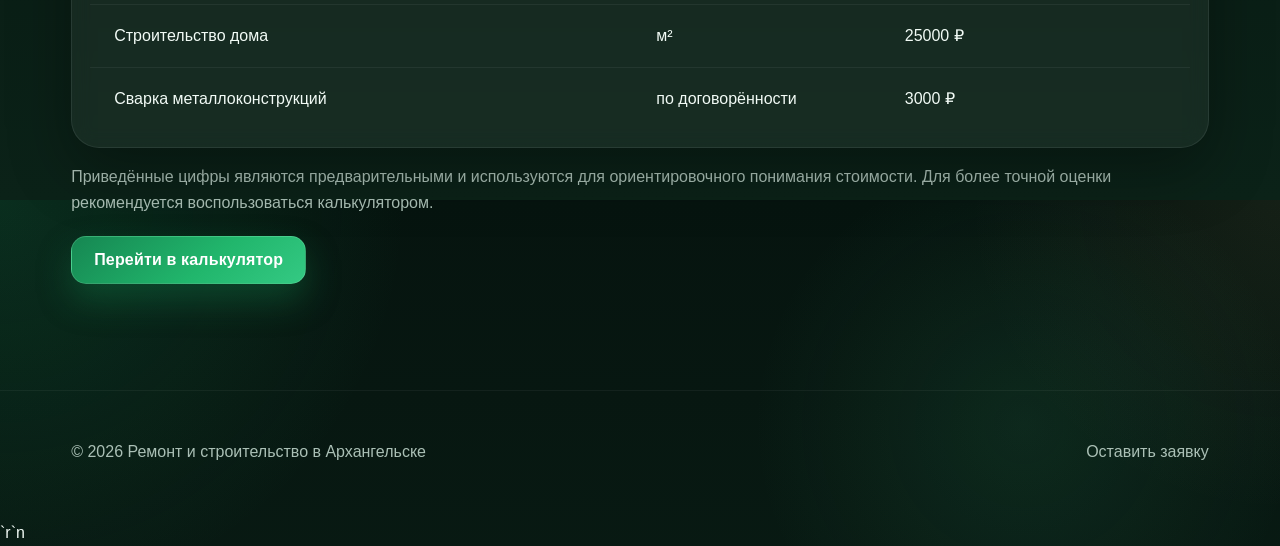
<file: prices.html>
<!DOCTYPE html>
<html lang="ru">
<head>
  <meta charset="UTF-8" />
  <meta name="viewport" content="width=device-width, initial-scale=1.0" />
  <title>Цены — Ремонт и строительство в Архангельске</title>
  <meta name="description" content="Примерные цены на ремонтные, отделочные, инженерные и строительные работы в Архангельске." />
  <meta name="theme-color" content="#0f1724" />
  <link rel="icon" href="/favicon.ico" />
  <link rel="preconnect" href="https://fonts.googleapis.com">
  <link rel="preconnect" href="https://fonts.gstatic.com" crossorigin>
  <link href="https://fonts.googleapis.com/css2?family=Inter:wght@300;400;600;700;800&family=Roboto:wght@300;400;500;700&display=swap" rel="stylesheet">
  <link rel="stylesheet" href="style.css" />
</head>
<body>
  <header class="header">
    <div class="container header__wrap">
      <a href="index.html" class="logo">
        <span class="logo__title">Ремонт и строительство</span>
        <span class="logo__subtitle">Архангельск · организация работ · подбор исполнителей</span>
      </a>

      <nav class="nav">
        <a href="index.html">Главная</a>
        <a href="about.html">О нас</a>
        <a href="services.html">Услуги</a>
        <a href="prices.html" class="active">Цены</a>
        <a href="calculator.html">Калькулятор</a>
        <a href="portfolio.html">Портфолио</a>
        <a href="faq.html">FAQ</a>
        <a href="contacts.html">Контакты</a>
      </nav>

      <div class="header__actions">
        <button id="themeToggle" class="btn theme-toggle" aria-label="Переключить тему">🌙</button>
        <a class="btn btn--primary" href="calculator.html">Рассчитать стоимость</a>
      </div>
    </div>
  </header>

  <section class="page-hero">
    <div class="container">
      <div class="page-hero__box">
        <h1>Примерные расценки</h1>
        <p>
          Стоимость зависит от объёма, сложности, формата объекта, набора работ и организационных условий.
          Ниже — ориентировочный прайс для предварительного понимания бюджета.
        </p>
      </div>
    </div>
  </section>

  <section class="section">
    <div class="container">
      <div class="glass price-table">
        <div class="price-row price-row--head">
          <div>Вид работ</div>
          <div>Единица</div>
          <div>Цена от</div>
        </div>
        <div class="price-row"><div>Штукатурка стен</div><div>м²</div><div>450 ₽</div></div>
        <div class="price-row"><div>Шпатлёвка под обои</div><div>м²</div><div>250 ₽</div></div>
        <div class="price-row"><div>Шпатлёвка под покраску</div><div>м²</div><div>350 ₽</div></div>
        <div class="price-row"><div>Покраска стен</div><div>м²</div><div>220 ₽</div></div>
        <div class="price-row"><div>Покраска потолка</div><div>м²</div><div>300 ₽</div></div>
        <div class="price-row"><div>Гидроизоляция</div><div>м²</div><div>450 ₽</div></div>
        <div class="price-row"><div>Укладка плитки</div><div>м²</div><div>1500 ₽</div></div>
        <div class="price-row"><div>Разводка кабеля</div><div>м.п.</div><div>150 ₽</div></div>
        <div class="price-row"><div>Электромонтажная точка</div><div>шт.</div><div>1200 ₽</div></div>
        <div class="price-row"><div>Сантехническая точка</div><div>шт.</div><div>1800 ₽</div></div>
        <div class="price-row"><div>Стяжка пола</div><div>м²</div><div>450 ₽</div></div>
        <div class="price-row"><div>Ламинат / кварцвинил</div><div>м²</div><div>350 ₽</div></div>
        <div class="price-row"><div>Косметический ремонт квартиры</div><div>м²</div><div>4000 ₽</div></div>
        <div class="price-row"><div>Капитальный ремонт квартиры</div><div>м²</div><div>7000 ₽</div></div>
        <div class="price-row"><div>Ремонт ванной под ключ</div><div>объект</div><div>120000 ₽</div></div>
        <div class="price-row"><div>Строительство дома</div><div>м²</div><div>25000 ₽</div></div>
        <div class="price-row"><div>Сварка металлоконструкций</div><div>по договорённости</div><div>3000 ₽</div></div>
      </div>

      <p class="note">
        Приведённые цифры являются предварительными и используются для ориентировочного понимания стоимости.
        Для более точной оценки рекомендуется воспользоваться калькулятором.
      </p>

      <div style="margin-top:20px;">
        <a href="calculator.html" class="btn btn--primary">Перейти в калькулятор</a>
      </div>
    </div>
  </section>

  <footer class="footer">
    <div class="container footer__wrap">
      <span>© 2026 Ремонт и строительство в Архангельске</span>
      <span><a href="contacts.html">Оставить заявку</a></span>
    </div>
  </footer>
  <script src="script.js"></script>`r`n</body>
</html>
</file>
<file: style.css>
@import url('https://fonts.googleapis.com/css2?family=Inter:wght@300;400;600;700;800&family=Roboto:wght@300;400;500;700&display=swap');

:root{
  --bg:#0f1724;
  --surface: rgba(255,255,255,0.06);
  --glass: rgba(255,255,255,0.06);
  --glass-2: rgba(255,255,255,0.04);
  --muted: #9aa4b2;
  --accent: #66d9ff;
  --accent-2: #8b5cf6;
  --success: #7ee787;
  --danger: #ff6b6b;
  --text: #e6eef6;
  --radius: 14px;
  --container: 1200px;
}

/* Light theme fallback */
@media (prefers-color-scheme: light){
  :root{
    --bg:#f6f8fb;
    --surface: rgba(0,0,0,0.04);
    --glass: rgba(255,255,255,0.6);
    --glass-2: rgba(255,255,255,0.8);
    --muted:#6b7280;
    --text:#0b1220;
  }
}

*{box-sizing:border-box}
html,body{height:100%}
body{
  margin:0;
  font-family:Inter, Roboto, system-ui, -apple-system, 'Segoe UI', Arial;
  background: linear-gradient(180deg,var(--bg) 0%, color-mix(in srgb, var(--bg) 80%, black 10%));
  color:var(--text);
  -webkit-font-smoothing:antialiased;
  -moz-osx-font-smoothing:grayscale;
}

.container{max-width:var(--container);margin:0 auto;padding:20px}

/* Header */
.header{position:sticky;top:0;z-index:40;backdrop-filter: blur(8px);background:linear-gradient(180deg, rgba(255,255,255,0.02), transparent);border-bottom:1px solid rgba(255,255,255,0.04)}
.header__wrap{display:flex;align-items:center;gap:16px;padding:14px 20px;justify-content:space-between}
.logo{display:flex;flex-direction:column;text-decoration:none;color:var(--text)}
.logo__title{font-weight:700;font-size:18px}
.logo__subtitle{font-size:12px;color:var(--muted)}

.nav{display:flex;gap:12px;align-items:center}
.nav a{text-decoration:none;color:var(--muted);padding:8px 10px;border-radius:8px;transition:all .2s}
.nav a:hover,.nav a.active{color:var(--text);background:linear-gradient(90deg, rgba(255,255,255,0.02), rgba(255,255,255,0.01))}

.header__actions{display:flex;gap:10px;align-items:center}
.btn{display:inline-flex;align-items:center;gap:8px;padding:8px 12px;border-radius:10px;border:1px solid rgba(255,255,255,0.06);background:transparent;color:var(--text);cursor:pointer;text-decoration:none}
.btn--primary{background:linear-gradient(90deg,var(--accent),var(--accent-2));color:#061323;border:none}
.btn--ghost{background:transparent;color:var(--text);border:1px solid rgba(255,255,255,0.04)}

.theme-toggle{width:40px;height:40px;display:inline-grid;place-items:center;border-radius:10px}

/* Hero / page-hero */
.hero,.page-hero{padding:48px 0}
.hero__grid{display:grid;grid-template-columns:1fr 420px;gap:28px;align-items:center}
.page-hero__box h1{margin:0;font-size:clamp(22px,3.6vw,40px);line-height:1.05}
.page-hero__box p{color:var(--muted);max-width:54ch}

/* Glass card */
.glass{background:linear-gradient(180deg, rgba(255,255,255,0.03), rgba(255,255,255,0.02));border-radius:var(--radius);padding:18px;border:1px solid rgba(255,255,255,0.04);box-shadow:0 8px 30px rgba(2,6,23,0.6);backdrop-filter: blur(10px);}

/* Cards grid */
.cards{display:grid;gap:18px}
.cards--3{grid-template-columns:repeat(auto-fit,minmax(220px,1fr))}
.card{padding:18px;border-radius:12px;background:linear-gradient(180deg,var(--glass),var(--glass-2));transition:transform .3s ease, box-shadow .3s ease}
.card:hover{transform:translateY(-6px)}

/* Responsive */
@media (max-width:900px){
  .hero__grid{grid-template-columns:1fr}
  .header__wrap{flex-wrap:wrap}
  .nav{order:3;width:100%;justify-content:space-around}
}

/* Forms */
.form__group{display:flex;flex-direction:column;gap:8px;margin-bottom:12px}
.form__group input,.form__group textarea,.form__group select{padding:10px;border-radius:10px;border:1px solid rgba(255,255,255,0.04);background:transparent;color:var(--text)}

/* Calculator layout */
.calc-layout{display:grid;grid-template-columns:1fr 360px;gap:22px;align-items:start}
.calc-grid{display:grid;grid-template-columns:repeat(auto-fit,minmax(200px,1fr));gap:12px}
.calc-service{padding:12px;border-radius:10px;background:linear-gradient(180deg, rgba(255,255,255,0.02), transparent)}
.calc-actions{display:flex;gap:10px;margin-top:12px}
.calc-result{padding:16px}

/* Result list */
.calc-result-list{display:flex;flex-direction:column;gap:8px;max-height:420px;overflow:auto}
.calc-result-item{padding:8px;border-radius:8px;background:rgba(0,0,0,0.12);color:var(--muted)}
.calc-total{display:flex;justify-content:space-between;align-items:center;margin-top:10px}

/* Footer */
.footer{padding:18px 0;color:var(--muted);border-top:1px solid rgba(255,255,255,0.02);}

/* Utilities */
.note{color:var(--muted)}

/* Animations */
.fade-up{opacity:0;transform:translateY(8px);animation:fadeUp .6s ease forwards}
@keyframes fadeUp{to{opacity:1;transform:none}}

/* FAQ */
.faq-list details{margin-bottom:12px;padding:12px;border-radius:10px;background:linear-gradient(180deg, rgba(255,255,255,0.02), transparent)}

/* Small screens */
@media (max-width:420px){.container{padding:14px}.header__wrap{padding:10px}.hero__grid{gap:14px}}

/* Link focus */
:focus{outline:2px solid rgba(102,217,255,0.14);outline-offset:3px}

/* Make sure images are responsive */
img{max-width:100%;height:auto;border-radius:8px}

@import url("https://fonts.googleapis.com/css2?family=Cormorant+Garamond:wght@600;700&family=Montserrat:wght@400;500;600;700;800&display=swap");

:root {
  --bg: #06140f;
  --bg-soft: #0d231a;
  --bg-card: rgba(255,255,255,0.05);
  --border: rgba(255,255,255,0.08);
  --text: #f2fbf6;
  --muted: #abc0b6;
  --accent: #1db56c;
  --accent-soft: #a6f1ca;
  --gold: #d5b677;
  --shadow: 0 22px 64px rgba(0,0,0,0.32);
  --container: 1180px;
  --radius: 24px;
}

* {
  box-sizing: border-box;
}

html {
  scroll-behavior: smooth;
}

body {
  margin: 0;
  font-family: "Montserrat", sans-serif;
  font-weight: 500;
  color: var(--text);
  background:
    radial-gradient(circle at top left, rgba(29,181,108,0.16), transparent 26%),
    radial-gradient(circle at 80% 25%, rgba(58,166,113,0.12), transparent 22%),
    radial-gradient(circle at right top, rgba(213,182,119,0.07), transparent 20%),
    linear-gradient(180deg, #06140f 0%, #0b2218 100%);
  line-height: 1.6;
  position: relative;
}

body::before {
  content: "";
  position: fixed;
  inset: 0;
  z-index: -2;
  background:
    linear-gradient(rgba(4, 12, 10, 0.68), rgba(4, 12, 10, 0.84)),
    url("media/images/bg-construction.jpg") center/cover no-repeat;
}

body::after {
  content: "";
  position: fixed;
  inset: 0;
  z-index: -1;
  background:
    radial-gradient(circle at 20% 20%, rgba(61, 181, 121, 0.17), transparent 34%),
    radial-gradient(circle at 80% 0%, rgba(255, 181, 82, 0.12), transparent 30%);
  pointer-events: none;
}

a {
  color: inherit;
  text-decoration: none;
}

img {
  display: block;
  max-width: 100%;
}

.container {
  width: min(92%, var(--container));
  margin: 0 auto;
}

.header {
  position: sticky;
  top: 0;
  z-index: 1000;
  backdrop-filter: blur(14px);
  background: rgba(6,20,15,0.82);
  border-bottom: 1px solid rgba(255,255,255,0.05);
}

.header__wrap {
  min-height: 84px;
  display: flex;
  align-items: center;
  justify-content: space-between;
  gap: 20px;
}

.logo {
  display: flex;
  flex-direction: column;
}

.logo__title {
  font-family: "Cormorant Garamond", serif;
  font-size: 29px;
  color: white;
  line-height: 1;
  font-weight: 700;
}

.logo__subtitle {
  margin-top: 5px;
  font-size: 12px;
  color: var(--muted);
  text-transform: uppercase;
  letter-spacing: 0.12em;
}

.nav {
  display: flex;
  gap: 22px;
  flex-wrap: wrap;
}

.nav a {
  color: #d8ebe3;
  transition: .25s ease;
  font-size: 15px;
  font-weight: 600;
}

.nav a:hover,
.nav a.active {
  color: var(--accent-soft);
}

.header__actions {
  display: flex;
  gap: 12px;
  flex-wrap: wrap;
}

.header__actions .btn--ghost {
  display: none;
}

.menu-toggle {
  display: none;
  min-height: 44px;
  padding: 0 14px;
  border-radius: 12px;
  border: 1px solid var(--border);
  background: rgba(255,255,255,0.06);
  color: #fff;
  font: inherit;
  font-weight: 700;
  cursor: pointer;
}

.btn {
  min-height: 48px;
  padding: 0 22px;
  display: inline-flex;
  align-items: center;
  justify-content: center;
  border-radius: 15px;
  font-weight: 700;
  letter-spacing: 0.01em;
  transition: .25s ease;
  border: 1px solid transparent;
  cursor: pointer;
}

.btn:hover {
  transform: translateY(-2px);
}

.btn--primary {
  background: linear-gradient(140deg, #168752, #21b66c 58%, #34c983);
  color: white;
  box-shadow: 0 16px 34px rgba(21,139,83,0.35);
  border-color: rgba(166,241,202,0.22);
}

.btn--ghost {
  background: rgba(255,255,255,0.05);
  border-color: var(--border);
  color: white;
}

.btn:active {
  transform: translateY(0);
}

.hero {
  padding: 86px 0 48px;
}

.hero__grid {
  display: grid;
  grid-template-columns: 1.1fr 0.9fr;
  gap: 36px;
  align-items: center;
}

.badge {
  display: inline-flex;
  align-items: center;
  gap: 10px;
  padding: 10px 16px;
  border-radius: 999px;
  border: 1px solid var(--border);
  background: rgba(255,255,255,0.04);
  color: white;
  font-size: 14px;
  margin-bottom: 22px;
}

.badge::before {
  content: "";
  width: 8px;
  height: 8px;
  border-radius: 50%;
  background: var(--accent);
  box-shadow: 0 0 14px rgba(40,182,118,0.8);
}

.hero h1,
.page-hero h1,
.section-title {
  font-family: "Cormorant Garamond", serif;
}

.hero h1 {
  margin: 0 0 18px;
  font-size: clamp(40px, 6vw, 72px);
  line-height: 1.02;
  letter-spacing: -0.03em;
  font-weight: 700;
}

.hero h1 span {
  color: var(--accent-soft);
}

.hero p {
  margin: 0 0 28px;
  color: #d7e7e1;
  font-size: 18px;
  font-weight: 500;
  max-width: 740px;
}

.hero__buttons {
  display: flex;
  gap: 14px;
  flex-wrap: wrap;
  margin-bottom: 28px;
}

.hero__points {
  display: grid;
  grid-template-columns: repeat(3, 1fr);
  gap: 14px;
}

.point {
  padding: 18px;
  border-radius: 18px;
  background: rgba(255,255,255,0.04);
  border: 1px solid var(--border);
}

.point strong {
  display: block;
  margin-bottom: 8px;
  color: white;
}

.point span {
  color: var(--muted);
  font-size: 14px;
}

.hero-card,
.glass {
  background: rgba(255,255,255,0.05);
  border: 1px solid var(--border);
  border-radius: 28px;
  box-shadow: var(--shadow);
}

.hero-card {
  padding: 22px;
}

.hero-card__image {
  min-height: 460px;
  border-radius: 22px;
  margin-bottom: 16px;
  background:
    linear-gradient(rgba(8,22,18,0.32), rgba(8,22,18,0.32)),
    url("media/images/hero-project.jpg") center/cover no-repeat;
}

.hero-card__stats {
  display: grid;
  grid-template-columns: repeat(2, 1fr);
  gap: 14px;
}

.stat {
  padding: 16px;
  border-radius: 18px;
  background: rgba(255,255,255,0.04);
  border: 1px solid var(--border);
}

.stat strong {
  display: block;
  margin-bottom: 6px;
  color: white;
}

.stat span {
  color: var(--muted);
  font-size: 14px;
}

.page-hero {
  padding: 74px 0 20px;
}

.page-hero__box {
  padding: 34px;
  border-radius: 28px;
  background: rgba(255,255,255,0.05);
  border: 1px solid var(--border);
  box-shadow: var(--shadow);
}

.page-hero h1 {
  margin: 0 0 14px;
  font-size: clamp(34px, 5vw, 58px);
  color: white;
}

.page-hero p {
  margin: 0;
  color: #d7e7e1;
  font-size: 18px;
  max-width: 880px;
}

.section {
  padding: 86px 0;
}

.section-head {
  margin-bottom: 34px;
}

.section-label {
  margin: 0 0 12px;
  color: var(--gold);
  font-size: 13px;
  text-transform: uppercase;
  letter-spacing: .16em;
}

.section-title {
  margin: 0 0 16px;
  font-size: clamp(30px, 4vw, 48px);
  line-height: 1.08;
  color: white;
}

.section-title.center,
.section-subtitle {
  text-align: center;
}

.section-subtitle {
  margin: 0 auto;
  max-width: 850px;
  color: var(--muted);
  font-size: 17px;
}

.grid-2 {
  display: grid;
  grid-template-columns: 1fr 1fr;
  gap: 28px;
}

.cards {
  display: grid;
  gap: 20px;
}

.cards--3 {
  grid-template-columns: repeat(3, 1fr);
}

.card {
  padding: 24px;
  border-radius: 24px;
  background: linear-gradient(180deg, rgba(255,255,255,0.06), rgba(255,255,255,0.04));
  border: 1px solid var(--border);
  box-shadow: var(--shadow);
  transition: .25s ease;
}

.card:hover {
  transform: translateY(-5px);
  border-color: rgba(151,227,190,0.25);
}

.puzzle-grid {
  display: grid;
  grid-template-columns: repeat(6, minmax(0, 1fr));
  grid-auto-rows: 90px;
  gap: 12px;
}

.puzzle-tile {
  border-radius: 18px;
  overflow: hidden;
  border: 1px solid var(--border);
  box-shadow: var(--shadow);
}

.puzzle-tile img {
  width: 100%;
  height: 100%;
  object-fit: cover;
  transition: transform .4s ease;
}

.puzzle-tile:hover img {
  transform: scale(1.06);
}

.puzzle-tile--lg {
  grid-column: span 3;
  grid-row: span 3;
}

.puzzle-tile--md {
  grid-column: span 2;
  grid-row: span 2;
}

.puzzle-tile--sm {
  grid-column: span 1;
  grid-row: span 2;
}

.founder-card {
  padding: 34px;
}

.founder-name {
  margin: 0 0 8px;
  font-size: clamp(30px, 4vw, 44px);
  line-height: 1;
  color: #ffffff;
}

.founder-role {
  margin: 0 0 20px;
  color: var(--accent-soft);
  font-weight: 700;
  letter-spacing: .06em;
  text-transform: uppercase;
  font-size: 13px;
}

.services-grid .card {
  overflow: hidden;
  transition: .28s ease;
}

.services-grid .card.is-active {
  border-color: rgba(166,241,202,0.45);
  box-shadow: 0 20px 44px rgba(16, 84, 54, 0.36);
}

.service-media {
  height: 236px;
  margin: -24px -24px 16px;
  position: relative;
  overflow: hidden;
  border-bottom: 1px solid var(--border);
  background: #0b1a15;
}

.service-media::after {
  content: "";
  position: absolute;
  inset: 0;
  background: linear-gradient(180deg, rgba(2,8,6,0.08), rgba(2,8,6,0.44));
  pointer-events: none;
}

.service-media video {
  position: absolute;
  inset: 0;
  width: 100%;
  height: 100%;
  object-fit: cover;
  display: block;
  opacity: 0.45;
  filter: saturate(0.85) contrast(0.92);
  transition: opacity .35s ease, filter .35s ease;
}

.service-media video.is-switching {
  opacity: 0.22;
}

.services-grid .card.is-active .service-media video {
  opacity: 0;
  filter: saturate(1) contrast(1);
}

.services-grid .card.is-active .service-media video.is-visible {
  opacity: 1;
}

.service-media__tag {
  position: absolute;
  left: 10px;
  bottom: 10px;
  z-index: 2;
  padding: 6px 10px;
  border-radius: 10px;
  border: 1px solid rgba(255,255,255,0.2);
  background: rgba(8,24,18,0.72);
  color: #f5fff9;
  font-size: 12px;
  font-weight: 700;
  line-height: 1.25;
}

.card__icon {
  width: 54px;
  height: 54px;
  display: grid;
  place-items: center;
  border-radius: 16px;
  margin-bottom: 16px;
  font-size: 24px;
  background: linear-gradient(135deg, rgba(40,182,118,0.18), rgba(213,182,119,0.12));
  border: 1px solid var(--border);
}

.card h3 {
  margin: 0 0 10px;
  color: white;
  font-size: 20px;
  font-weight: 700;
}

.card p {
  margin: 0;
  color: var(--muted);
  font-weight: 500;
}

.text-box {
  padding: 32px;
}

.text-box p {
  margin: 0 0 14px;
  color: #d7e7e1;
}

.price-table {
  overflow: hidden;
}

.price-row {
  display: grid;
  grid-template-columns: 1.6fr 0.7fr 0.8fr;
  gap: 20px;
  padding: 18px 24px;
  border-bottom: 1px solid rgba(255,255,255,0.06);
  align-items: center;
}

.price-row:last-child {
  border-bottom: none;
}

.price-row--head {
  font-weight: 800;
  color: white;
  background: rgba(255,255,255,0.04);
}

.note {
  margin-top: 16px;
  color: var(--muted);
}

.block-intro {
  margin: 0 0 22px;
  color: #d7e7e1;
}

.contact-block {
  display: grid;
  grid-template-columns: 0.95fr 1.05fr;
  gap: 28px;
}

.contact-box,
.about-box,
.form-box {
  padding: 32px;
}

.contact-list {
  display: grid;
  gap: 16px;
}

.contact-item {
  display: flex;
  gap: 14px;
  padding: 18px;
  border-radius: 18px;
  background: rgba(255,255,255,0.04);
  border: 1px solid var(--border);
}

.contact-item__icon {
  width: 40px;
  height: 40px;
  display: grid;
  place-items: center;
  border-radius: 12px;
  background: rgba(255,255,255,0.05);
  flex-shrink: 0;
}

.contact-item strong {
  display: block;
  color: white;
  margin-bottom: 6px;
}

.contact-item a,
.contact-item span {
  color: var(--muted);
  word-break: break-word;
}

.mini-info-grid {
  display: grid;
  grid-template-columns: repeat(2, 1fr);
  gap: 14px;
  margin-top: 22px;
}

.mini-info-card {
  padding: 16px;
  border-radius: 18px;
  background: rgba(255,255,255,0.04);
  border: 1px solid var(--border);
}

.mini-info-card strong {
  display: block;
  margin-bottom: 6px;
  color: white;
}

.mini-info-card span {
  color: var(--muted);
  font-size: 14px;
}

.form {
  display: grid;
  gap: 16px;
}

.form__group {
  display: grid;
  gap: 8px;
}

.form__group label {
  color: white;
  font-size: 14px;
  font-weight: 700;
}

.form__group input,
.form__group textarea,
.form__group select {
  width: 100%;
  padding: 16px 18px;
  border-radius: 16px;
  border: 1px solid var(--border);
  background: rgba(255,255,255,0.04);
  color: white;
  font: inherit;
  outline: none;
}

.form__group input::placeholder,
.form__group textarea::placeholder {
  color: #88a79d;
}

.form__group textarea {
  min-height: 140px;
  resize: vertical;
}

.calc-layout {
  display: grid;
  grid-template-columns: 1.05fr 0.95fr;
  gap: 26px;
}

.calc-box {
  padding: 28px;
}

.calc-grid {
  display: grid;
  gap: 14px;
}

.calc-service {
  padding: 18px;
  border-radius: 18px;
  background: rgba(255,255,255,0.04);
  border: 1px solid var(--border);
}

.calc-service h3 {
  margin: 0 0 12px;
  color: white;
  font-size: 18px;
}

.calc-service__fields {
  display: grid;
  gap: 12px;
}

.calc-service__fields label {
  color: #d7e7e1;
  display: flex;
  gap: 10px;
  align-items: center;
}

.calc-result {
  padding: 28px;
}

.calc-result h3 {
  margin-top: 0;
  color: white;
}

.calc-result-list {
  display: grid;
  gap: 10px;
  margin-bottom: 16px;
}

.calc-result-item {
  padding: 12px 14px;
  border-radius: 14px;
  background: rgba(255,255,255,0.04);
  color: #d7e7e1;
}

.calc-total {
  display: flex;
  justify-content: space-between;
  align-items: center;
  padding-top: 16px;
  border-top: 1px solid rgba(255,255,255,0.08);
  color: white;
  font-size: 20px;
  font-weight: 800;
}

.faq-page {
  display: grid;
  grid-template-columns: 1.1fr 0.9fr;
  gap: 26px;
}

.faq-list {
  padding: 18px;
}

.faq-item {
  border: 1px solid var(--border);
  border-radius: 20px;
  background: rgba(255,255,255,0.04);
  margin-bottom: 14px;
  overflow: hidden;
}

.faq-item:last-child {
  margin-bottom: 0;
}

.faq-item summary {
  list-style: none;
  cursor: pointer;
  padding: 20px 22px;
  color: white;
  font-weight: 700;
  position: relative;
}

.faq-item summary::-webkit-details-marker {
  display: none;
}

.faq-item summary::after {
  content: "+";
  position: absolute;
  right: 22px;
  top: 16px;
  font-size: 26px;
  color: var(--accent-soft);
}

.faq-item[open] summary::after {
  content: "–";
}

.faq-answer {
  padding: 0 22px 20px;
  color: var(--muted);
}

.faq-side {
  display: grid;
  gap: 20px;
}

.faq-side-box {
  padding: 28px;
}

.check-list {
  margin: 0;
  padding: 0;
  list-style: none;
  display: grid;
  gap: 12px;
}

.check-list li {
  position: relative;
  padding-left: 26px;
  color: #d7e7e1;
}

.check-list li::before {
  content: "✓";
  position: absolute;
  left: 0;
  top: 0;
  color: var(--accent-soft);
  font-weight: 800;
}

.quick-links {
  display: grid;
  gap: 10px;
}

.quick-links a {
  padding: 14px 16px;
  border-radius: 14px;
  background: rgba(255,255,255,0.04);
  border: 1px solid var(--border);
  color: #d7e7e1;
  transition: .2s ease;
}

.quick-links a,
.btn,
.nav a {
  -webkit-tap-highlight-color: transparent;
}

.quick-links a:hover {
  border-color: rgba(151,227,190,0.25);
  color: white;
}

.footer {
  padding: 28px 0 36px;
  border-top: 1px solid rgba(255,255,255,0.05);
}

.footer__wrap {
  display: flex;
  justify-content: space-between;
  gap: 16px;
  flex-wrap: wrap;
  color: var(--muted);
}

@media (max-width: 1100px) {
  .hero__grid,
  .grid-2,
  .contact-block,
  .calc-layout,
  .faq-page {
    grid-template-columns: 1fr;
  }

  .cards--3 {
    grid-template-columns: repeat(2, 1fr);
  }

  .hero__points {
    grid-template-columns: repeat(2, 1fr);
  }

  .mini-info-grid {
    grid-template-columns: 1fr 1fr;
  }

  .puzzle-grid {
    grid-auto-rows: 72px;
  }
}

@media (max-width: 760px) {
  body::before,
  body::after {
    position: absolute;
  }

  .header {
    position: static;
  }

  .header__wrap {
    min-height: auto;
    padding: 14px 0;
    display: grid;
    gap: 12px;
  }

  .menu-toggle {
    display: inline-flex;
    align-items: center;
    justify-content: center;
    width: 100%;
  }

  .nav {
    display: none;
    flex-wrap: nowrap;
    overflow-x: auto;
    gap: 10px;
    padding-bottom: 4px;
    scrollbar-width: thin;
  }

  .nav a {
    flex: 0 0 auto;
    padding: 10px 14px;
    border-radius: 12px;
    border: 1px solid var(--border);
    background: rgba(255,255,255,0.04);
    font-size: 14px;
    white-space: nowrap;
  }

  .header__actions {
    display: none;
    grid-template-columns: repeat(2, minmax(0, 1fr));
  }

  .header.menu-open .nav {
    display: flex;
  }

  .header.menu-open .header__actions {
    display: grid;
  }

  .hero__points,
  .hero-card__stats,
  .cards--3,
  .mini-info-grid {
    grid-template-columns: 1fr;
  }

  .hero {
    padding: 52px 0 26px;
  }

  .section {
    padding: 58px 0;
  }

  .section-head {
    margin-bottom: 22px;
  }

  .section-subtitle {
    font-size: 16px;
  }

  .puzzle-grid {
    grid-template-columns: repeat(2, minmax(0, 1fr));
    grid-auto-rows: 110px;
  }

  .puzzle-tile--lg,
  .puzzle-tile--md,
  .puzzle-tile--sm {
    grid-column: span 1;
    grid-row: span 2;
  }

  .service-media {
    height: 208px;
  }

  .price-row {
    grid-template-columns: 1fr;
    gap: 6px;
  }

  .hero__buttons {
    flex-direction: column;
  }

  .btn {
    width: 100%;
    min-height: 46px;
    font-size: 15px;
  }

  .text-box,
  .contact-box,
  .about-box,
  .form-box,
  .calc-box,
  .calc-result,
  .page-hero__box,
  .faq-side-box,
  .founder-card {
    padding: 22px;
  }

  .hero-card__image {
    min-height: 250px;
  }

  .logo__title {
    font-size: 24px;
  }

  .logo__subtitle {
    font-size: 11px;
    line-height: 1.35;
  }
}

@media (max-width: 480px) {
  .container {
    width: min(94%, var(--container));
  }

  .header__actions {
    grid-template-columns: 1fr;
  }

  .hero h1 {
    font-size: clamp(30px, 10vw, 44px);
  }

  .hero p {
    font-size: 16px;
  }

  .section-title {
    font-size: clamp(26px, 8vw, 36px);
  }

  .service-media {
    height: 186px;
    margin: -22px -22px 14px;
  }

  .card {
    padding: 22px;
  }

  .calc-total {
    font-size: 18px;
  }
}
</file>
